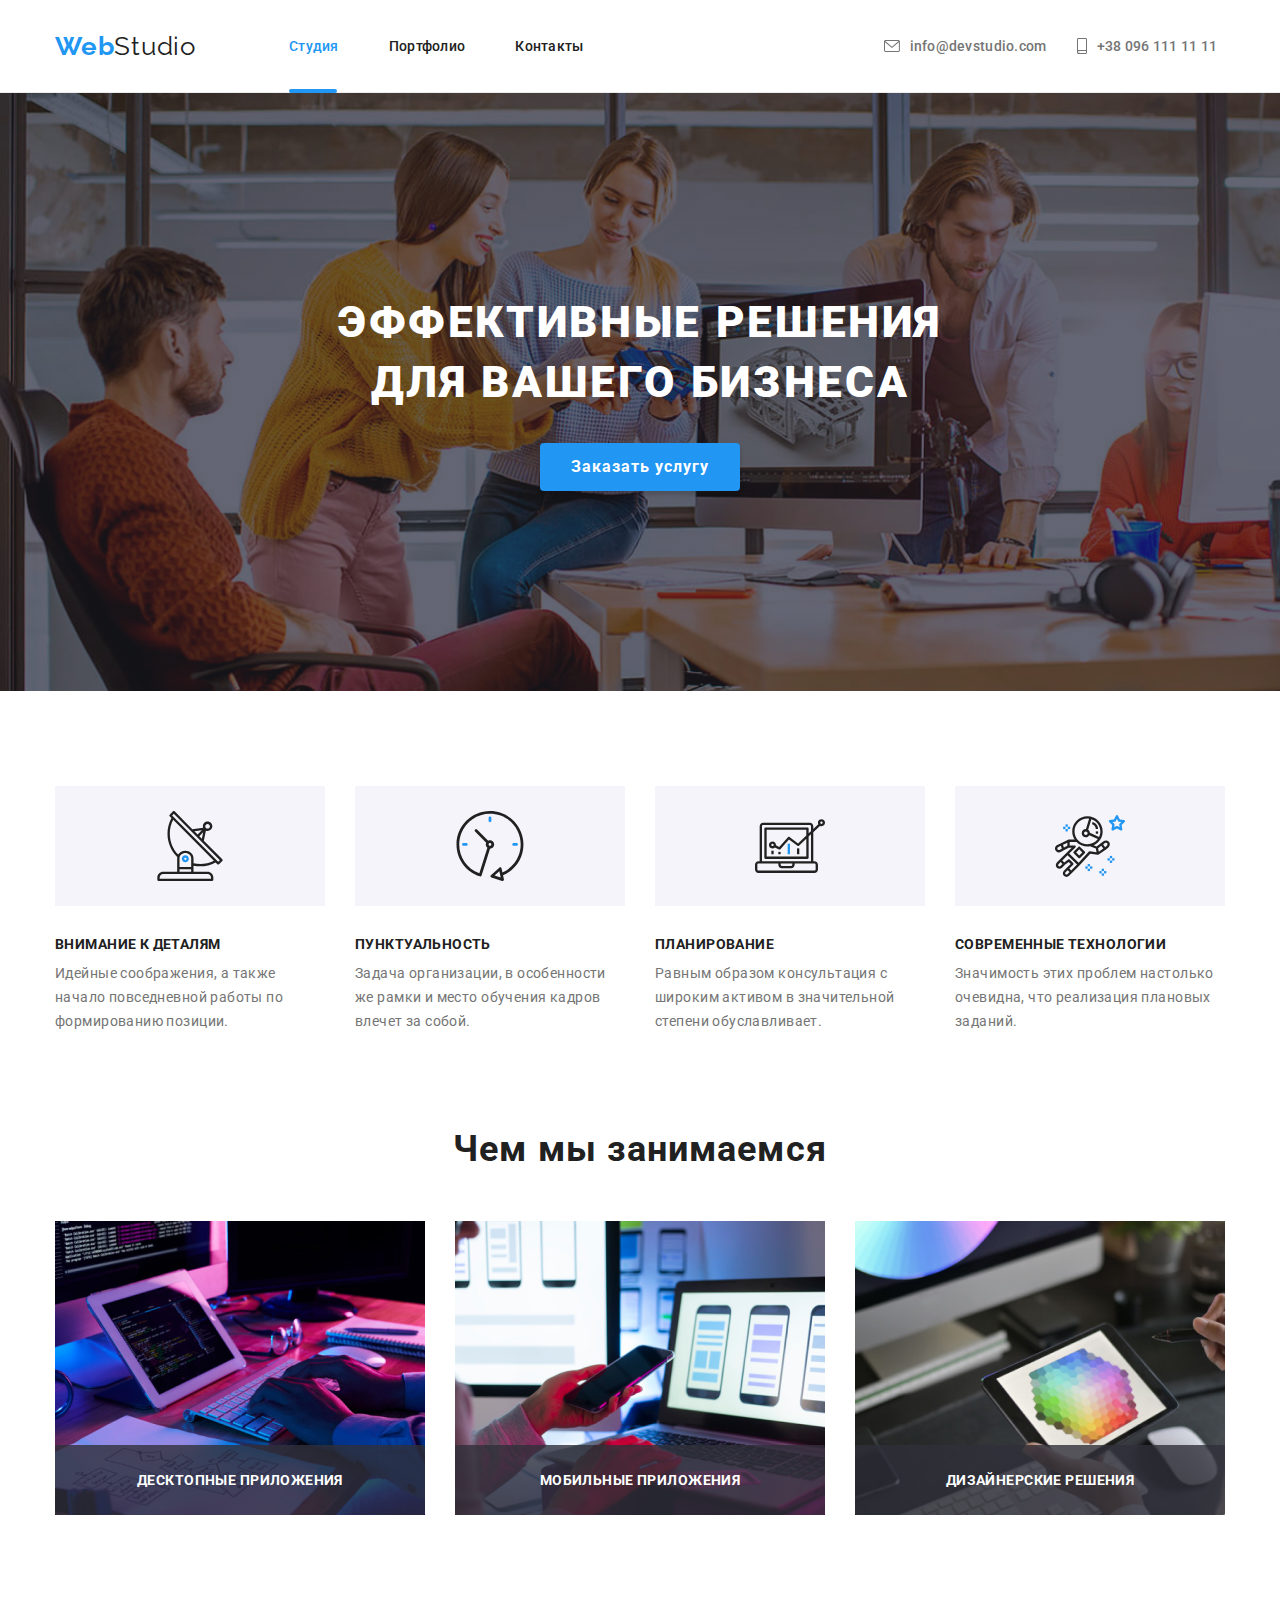
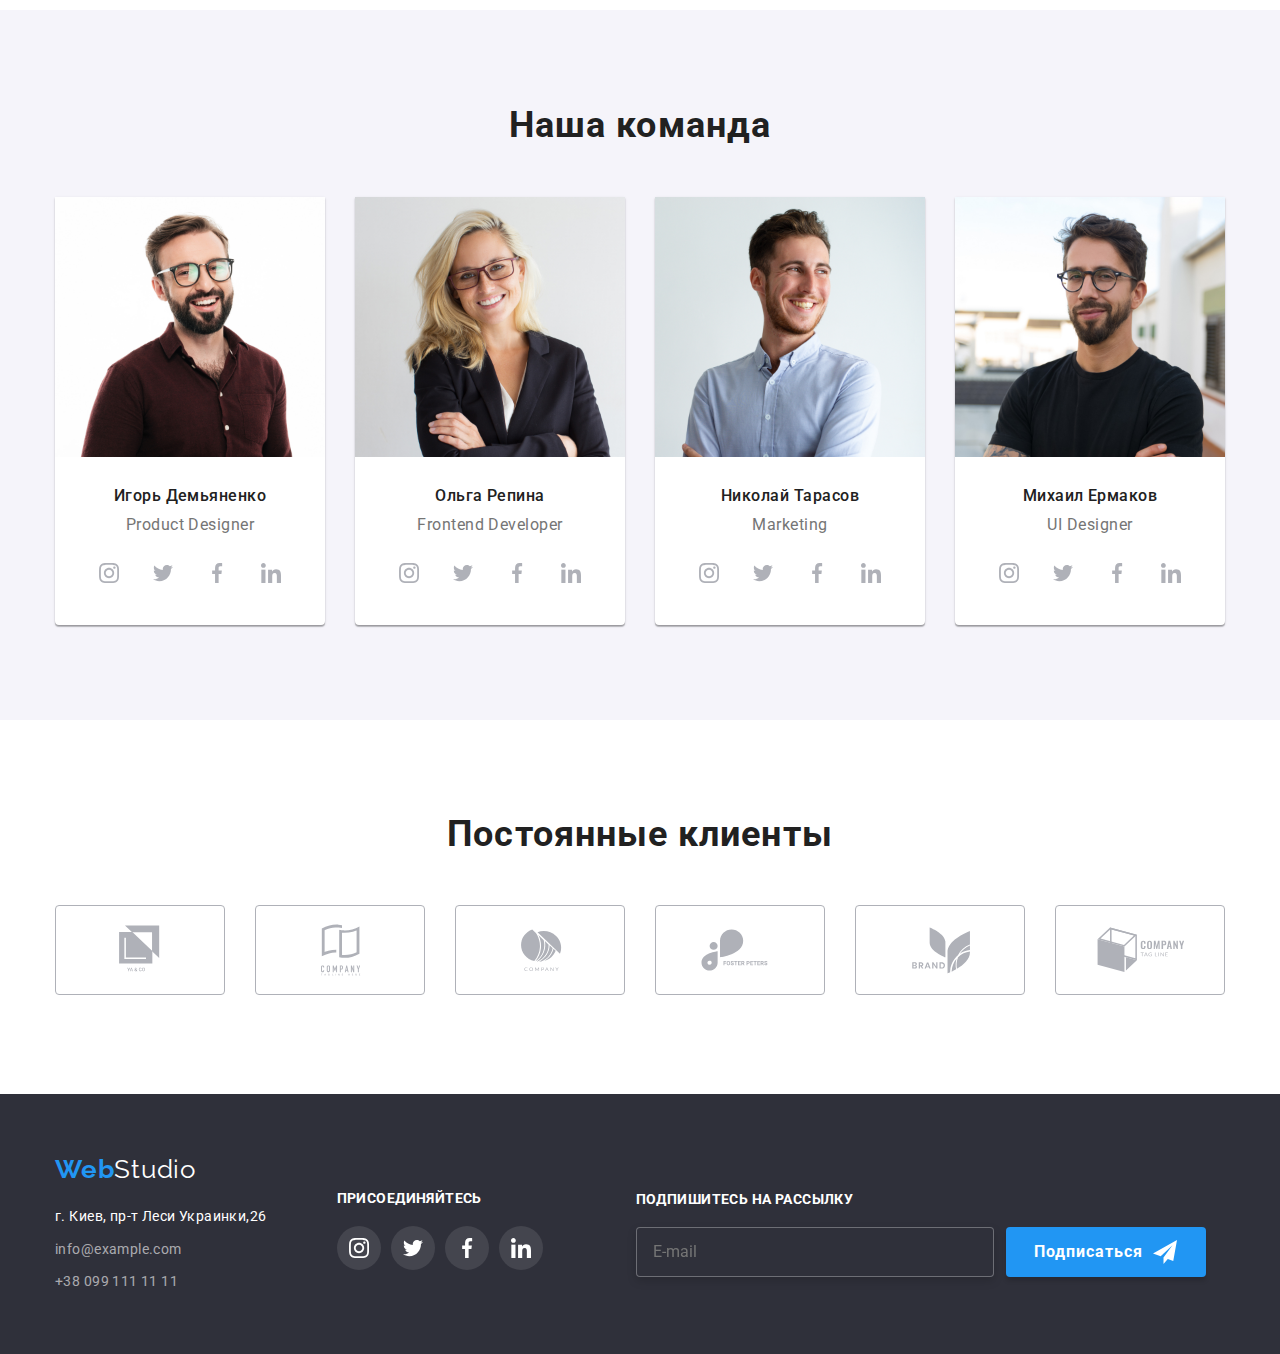
<file: index.html>
<!DOCTYPE html>
<html lang="ru">
  <head>
    <meta charset="UTF-8" />
    <meta name="viewport" content="width=device-width, initial-scale=1.0" />
    <title lang="en">WebStudio</title>
    <link rel="preconnect" href="https://fonts.gstatic.com" />
    <link
      href="https://fonts.googleapis.com/css2?family=Raleway:wght@700&family=Roboto:wght@400;500;700;900&display=swap"
      rel="stylesheet"
    />
    <link rel="stylesheet" href="./normalize.css" />
    <link rel="stylesheet" href="./css/main.min.css" />
  </head>
  <body>
    <!-- Шапка сайта-->

    <header class="header">
      <div class="header__container container">
        <nav class="navigation">
          <a class="logo link" href="index.html" lang="en">
            <span class="logo logo__web">Web</span>Studio</a
          >
          <ul class="list navigation-list">
            <li class="navigation-list__item list item">
              <a
                class="navigation-list__link link current s-pseudo"
                href="index.html"
                >Студия</a
              >
            </li>
            <li class="navigation-list__item list item">
              <a class="navigation-list__link link" href="portfolio.html"
                >Портфолио</a
              >
            </li>
            <li class="navigation-list__item list item">
              <a class="navigation-list__link link" href="">Контакты</a>
            </li>
          </ul>
        </nav>

        <ul class="contacts-list list">
          <li class="contacts-list__item">
            <a class="contacts-list__link link" href="mailto:info@devstudio.com"
              ><svg class="contacts-list__mail-svg">
                <use href="images/icons/sprite.svg#icon-envelope"></use>
              </svg>
              info@devstudio.com
            </a>
          </li>
          <li class="contacts-list__item">
            <a class="contacts-list__link link" href="tel:+380961111111"
              ><svg class="contacts-list__phone-svg">
                <use href="./images/icons/sprite.svg#icon-smartphone"></use></svg
              >+38 096 111 11 11</a
            >
          </li>
        </ul>
      </div>
    </header>

    <main>
      <!-- Герой -->
      <section class="hero">
        <div class="hero__hero-container container">
          <h1 class="hero__main-title">Эффективные решения для вашего бизнеса</h1>
          <button type="button" class="hero__button" data-modal-open>
            Заказать услугу
          </button>
        </div>
      </section>

      <!-- Преимущества-->
      <section class="advantages">
        <div class="advantages__advantages-container container">
          <h2 class="advantages__title visually-hidden">Преимущества</h2>
          <div class="advantages__container">
            <div class="advantages__container-box">
              <svg class="advantages__svg">
                <use href="./images/icons/sprite.svg#icon-antenna"></use>
              </svg>
            </div>
            <div class="advantages__container-box">
              <svg class="advantages__svg">
                <use href="./images/icons/sprite.svg#icon-clock"></use>
              </svg>
            </div>
            <div class="advantages__container-box">
              <svg class="advantages__svg">
                <use href="./images/icons/sprite.svg#icon-diagram"></use>
              </svg>
            </div>
            <div class="advantages__container-box">
              <svg class="advantages__svg">
                <use href="./images/icons/sprite.svg#icon-astronaut"></use>
              </svg>
            </div>
          </div>

          <ul class="advantages-list list">
            <li class="advantages-list__item list item">
              <h3 class="advantages__title">Внимание к деталям</h3>
              <p class="advantages__desc">
                Идейные соображения, а также начало повседневной работы по
                формированию позиции.
              </p>
            </li>
            <li class="advantages-list__item list item">
              <h3 class="advantages__title">Пунктуальность</h3>
              <p class="advantages__desc">
                Задача организации, в особенности же рамки и место обучения кадров
                влечет за собой.
              </p>
            </li>
            <li class="advantages-list__item list item">
              <h3 class="advantages__title">Планирование</h3>
              <p class="advantages__desc">
                Равным образом консультация с широким активом в значительной степени
                обуславливает.
              </p>
            </li>
            <li class="advantages-list__item list item">
              <h3 class="advantages__title">Современные технологии</h3>
              <p class="advantages__desc">
                Значимость этих проблем настолько очевидна, что реализация плановых
                заданий.
              </p>
            </li>
          </ul>
        </div>
      </section>

      <!-- Чем мы занимаемся-->
      <section class="our-work">
        <div class="our-work__container container">
          <h2 class="our-work__title">Чем мы занимаемся</h2>
          <ul class="our-work__list list">
            <li class="our-work__list list item label1">
              <img src="./images/box1.jpg" width="370" alt="Описание фото 1" />
            </li>
            <li class="our-work__list list item label2">
              <img src="./images/box2.jpg" width="370" alt="Описание фото 2" />
            </li>
            <li class="our-work__list list item label3">
              <img src="./images/box3.jpg" width="370" alt="Описание фото 3" />
            </li>
          </ul>
        </div>
      </section>

      <!-- Наша команда-->

      <section class="our-team">
        <div class="our-team__container container">
          <h2 class="our-team__title">Наша команда</h2>
          <ul class="our-team__list list">
            <li class="our-team__card list item">
              <img src="./images/worker1.jpg" alt="Фото сотрудника 1" width="270" />
              <div class="our-team__content-wrapper">
                <h3 class="our-team__teammate">Игорь Демьяненко</h3>
                <p class="our-team__profession" lang="en">Product Designer</p>
                <ul class="our-team__social-list list">
                  <li class="our-team__social-list-item">
                    <a href="" class="our-team__social-list-link link">
                      <svg class="our-team__social-list-icon">
                        <use href="./images/icons/sprite.svg#icon-instagram"></use>
                      </svg>
                    </a>
                  </li>
                  <li class="our-team__social-list-item">
                    <a href="" class="our-team__social-list-link link">
                      <svg class="our-team__social-list-icon">
                        <use href="./images/icons/sprite.svg#icon-twitter"></use>
                      </svg>
                    </a>
                  </li>
                  <li class="our-team__social-list-item">
                    <a href="" class="our-team__social-list-link link">
                      <svg class="our-team__social-list-icon">
                        <use href="./images/icons/sprite.svg#icon-facebook"></use>
                      </svg>
                    </a>
                  </li>
                  <li class="our-team__social-list-item">
                    <a href="" class="our-team__social-list-link link">
                      <svg class="our-team__social-list-icon">
                        <use href="./images/icons/sprite.svg#icon-linkedin"></use>
                      </svg>
                    </a>
                  </li>
                </ul>
              </div>
            </li>
            <li class="our-team__card list item">
              <img src="./images/worker2.jpg" alt="Фото сотрудника 2" width="270" />
              <div class="our-team__content-wrapper">
                <h3 class="our-team__teammate">Ольга Репина</h3>
                <p class="our-team__profession" lang="en">Frontend Developer</p>
                <ul class="our-team__social-list list">
                  <li class="our-team__social-list-item">
                    <a href="" class="our-team__social-list-link link">
                      <svg class="our-team__social-list-icon">
                        <use href="./images/icons/sprite.svg#icon-instagram"></use>
                      </svg>
                    </a>
                  </li>
                  <li class="our-team__social-list-item">
                    <a href="" class="our-team__social-list-link link">
                      <svg class="our-team__social-list-icon">
                        <use href="./images/icons/sprite.svg#icon-twitter"></use>
                      </svg>
                    </a>
                  </li>
                  <li class="our-team__social-list-item">
                    <a href="" class="our-team__social-list-link link">
                      <svg class="our-team__social-list-icon">
                        <use href="./images/icons/sprite.svg#icon-facebook"></use>
                      </svg>
                    </a>
                  </li>
                  <li class="our-team__social-list-item">
                    <a href="" class="our-team__social-list-link link">
                      <svg class="our-team__social-list-icon">
                        <use href="./images/icons/sprite.svg#icon-linkedin"></use>
                      </svg>
                    </a>
                  </li>
                </ul>
              </div>
            </li>

            <li class="our-team__card list item">
              <img src="./images/worker3.jpg" alt="Фото сотрудника 3" width="270" />
              <div class="our-team__content-wrapper">
                <h3 class="our-team__teammate">Николай Тарасов</h3>
                <p class="our-team__profession" lang="en">Marketing</p>
                <ul class="our-team__social-list list">
                  <li class="our-team__social-list-item">
                    <a href="" class="our-team__social-list-link link">
                      <svg class="our-team__social-list-icon">
                        <use href="./images/icons/sprite.svg#icon-instagram"></use>
                      </svg>
                    </a>
                  </li>
                  <li class="our-team__social-list-item">
                    <a href="" class="our-team__social-list-link link">
                      <svg class="our-team__social-list-icon">
                        <use href="./images/icons/sprite.svg#icon-twitter"></use>
                      </svg>
                    </a>
                  </li>
                  <li class="our-team__social-list-item">
                    <a href="" class="our-team__social-list-link link">
                      <svg class="our-team__social-list-icon">
                        <use href="./images/icons/sprite.svg#icon-facebook"></use>
                      </svg>
                    </a>
                  </li>
                  <li class="our-team__social-list-item">
                    <a href="" class="our-team__social-list-link link">
                      <svg class="our-team__social-list-icon">
                        <use href="./images/icons/sprite.svg#icon-linkedin"></use>
                      </svg>
                    </a>
                  </li>
                </ul>
              </div>
            </li>

            <li class="our-team__card list item">
              <img src="./images/worker4.jpg" alt="Фото сотрудника 4" width="270" />
              <div class="our-team__content-wrapper">
                <h3 class="our-team__teammate">Михаил Ермаков</h3>
                <p class="our-team__profession" lang="en">UI Designer</p>
                <ul class="our-team__social-list list">
                  <li class="our-team__social-list-item">
                    <a href="" class="our-team__social-list-link link">
                      <svg class="our-team__social-list-icon">
                        <use href="./images/icons/sprite.svg#icon-instagram"></use>
                      </svg>
                    </a>
                  </li>
                  <li class="our-team__social-list-item">
                    <a href="" class="our-team__social-list-link link">
                      <svg class="our-team__social-list-icon">
                        <use href="./images/icons/sprite.svg#icon-twitter"></use>
                      </svg>
                    </a>
                  </li>
                  <li class="our-team__social-list-item">
                    <a href="" class="our-team__social-list-link link">
                      <svg class="our-team__social-list-icon">
                        <use href="./images/icons/sprite.svg#icon-facebook"></use>
                      </svg>
                    </a>
                  </li>
                  <li class="our-team__social-list-item">
                    <a href="" class="our-team__social-list-link link">
                      <svg class="our-team__social-list-icon">
                        <use href="./images/icons/sprite.svg#icon-linkedin"></use>
                      </svg>
                    </a>
                  </li>
                </ul>
              </div>
            </li>
          </ul>
        </div>
      </section>

      <!-- Постоянные клиенты -->

      <section class="clients">
        <div class="clients__clients-container">
          <h2 class="clients__title">Постоянные клиенты</h2>
          <ul class="clients__item list">
            <li class="clients__item">
              <a class="clients__link link" href="http://www.google.com">
                <div class="clients__box">
                  <svg class="clients__svg">
                    <use href="./images/icons/sprite.svg#icon-Client-1"></use>
                  </svg>
                </div>
              </a>
            </li>
            <li class="clients__item list">
              <a class="clients__link link" href="http://www.google.com">
                <div class="clients__box">
                  <svg class="clients__svg">
                    <use href="./images/icons/sprite.svg#icon-Client-2"></use>
                  </svg>
                </div>
              </a>
            </li>
            <li class="clients__item list">
              <a class="clients__link link" href="http://www.google.com">
                <div class="clients__box">
                  <svg class="clients__svg">
                    <use href="./images/icons/sprite.svg#icon-Client-3"></use>
                  </svg>
                </div>
              </a>
            </li>
            <li class="clients__item list">
              <a class="clients__link link" href="http://www.google.com">
                <div class="clients__box">
                  <svg class="clients__svg">
                    <use href="./images/icons/sprite.svg#icon-Client-4"></use>
                  </svg>
                </div>
              </a>
            </li>
            <li class="clients__item list">
              <a class="clients__link link" href="http://www.google.com">
                <div class="clients__box">
                  <svg class="clients__svg">
                    <use href="./images/icons/sprite.svg#icon-Client-5"></use>
                  </svg>
                </div>
              </a>
            </li>
            <li class="clients__item list">
              <a class="clients__link link" href="http://www.google.com">
                <div class="clients__box">
                  <svg class="clients__svg">
                    <use href="./images/icons/sprite.svg#icon-Client-6"></use>
                  </svg>
                </div>
              </a>
            </li>
          </ul>
        </div>
      </section>
    </main>

    <!-- Футер -->

    <footer class="footer">
      <div class="footer__container container">
        <div class="footer__address-container">
          <h3 class="footer__title visually-hidden">Контактные данные</h3>
          <a class="logo link logo-footer" href="index.html">
            <span class="logo logo__web">Web</span>Studio</a
          >
          <address class="address">
            <ul class="address__list list">
              <li class="address__item list">
                <a
                  class="link address__street"
                  href="https://goo.gl/maps/oHU4YcyeSBR1wk3o7"
                  target="_blank"
                  rel="noreferrer noopener"
                  >г. Киев, пр-т Леси Украинки,26</a
                >
              </li>
              <li class="address__item list">
                <a class="link address__f-cont" href="mailto:info@example.com"
                  >info@example.com</a
                >
              </li>
              <li class="address__item list">
                <a class="link address__f-cont" href="tel:+380991111111"
                  >+38 099 111 11 11</a
                >
              </li>
            </ul>
          </address>
        </div>
        <div class="social-container">
          <h3 class="social-container__title">присоединяйтесь</h3>
          <ul class="social-container__list list">
            <li class="social-container__item">
              <a href="" class="social-container__link link">
                <svg class="social-container__icon">
                  <use
                    class="social-container__svg"
                    href="./images/icons/sprite.svg#icon-instagram"
                  ></use>
                </svg>
              </a>
            </li>
            <li class="social-container__item">
              <a href="" class="social-container__link link">
                <svg class="social-container__icon">
                  <use
                    class="social-container__svg"
                    href="./images/icons/sprite.svg#icon-twitter"
                  ></use>
                </svg>
              </a>
            </li>
            <li class="social-container__item">
              <a href="" class="social-container__link link">
                <svg class="social-container__icon">
                  <use
                    class="social-container__svg"
                    href="./images/icons/sprite.svg#icon-facebook"
                  ></use>
                </svg>
              </a>
            </li>
            <li class="social-container__item">
              <a href="" class="social-container__link link">
                <svg class="social-container__icon">
                  <use
                    class="social-container__svg"
                    href="./images/icons/sprite.svg#icon-linkedin"
                  ></use>
                </svg>
              </a>
            </li>
          </ul>
        </div>
        <div class="footer-subscribe">
          <form action="#" class="footer-subscribe__email">
            <label for="footer-email" class="footer-subscribe__title"
              >Подпишитесь на рассылку</label
            >
            <div class="footer-subscribe__wrapper">
              <input
                id="footer-email"
                name="footer-email"
                type="email"
                class="footer-subscribe__email-input"
                placeholder="E-mail"
              />
              <button class="footer-subscribe__button" type="submit">
                Подписаться
                <svg class="footer-subscribe__icon-send">
                  <use href="./images/icons/sprite.svg#icon-send"></use>
                </svg>
              </button>
            </div>
          </form>
        </div>
      </div>
    </footer>
    <div class="backdrop is-hidden" data-modal>
      <div class="modal">
        <button type="button" class="modal__close-button" data-modal-close>
          <svg class="modal__close-icon">
            <use href="./images/icons/sprite.svg#icon-modal-close-btn"></use>
          </svg>
        </button>
        <form action="#" class="modal__form">
          <p class="modal__form-title">Оставьте свои данные, мы вам перезвоним</p>
          <label for="modal-name" class="modal__label">Имя</label>
          <span class="modal__input-wrapper">
            <input
              id="modal-name"
              type="text"
              name="user-name"
              class="modal__form-input"
              required
              minlength="2"
            />
            <svg class="modal__form-icon">
              <use href="./images/icons/sprite.svg#icon-person"></use>
            </svg>
          </span>

          <label for="modal-tel" class="modal__label">Телефон</label>
          <span class="modal__input-wrapper">
            <input
              id="modal-tel"
              type="tel"
              name="user-tel"
              class="modal__form-input"
              required
            />
            <svg class="modal__form-icon">
              <use href="./images/icons/sprite.svg#icon-phone"></use>
            </svg>
          </span>

          <label for="modal-email" class="modal__label">Почта</label>
          <span class="modal__input-wrapper">
            <input
              id="modal-email"
              type="email"
              name="user-email"
              class="modal__form-input"
              required
            />
            <svg class="modal__form-icon">
              <use href="./images/icons/sprite.svg#icon-email"></use>
            </svg>
          </span>

          <label for="modal-massage" class="modal__label">Комментарий</label>
          <textarea
            name="user-massage"
            id="modal-massage"
            class="modal__form-massage"
            placeholder="Введите текст"
          ></textarea>
          <input
            id="modal-check"
            type="checkbox"
            name="user-term"
            class="modal__form-term visually-hidden"
          />
          <label for="modal-check" class="modal__check-desk"
            ><span>Соглашаюсь с рассылкой и принимаю&nbsp;</span
            ><a href="#" class="modal__check-link"> Условия договора</a></label
          >
          <button class="modal__form-button" type="submit">Отправить</button>
        </form>
      </div>
    </div>
    <script src="./JS/modal.js"></script>
  </body>
</html>
</file>
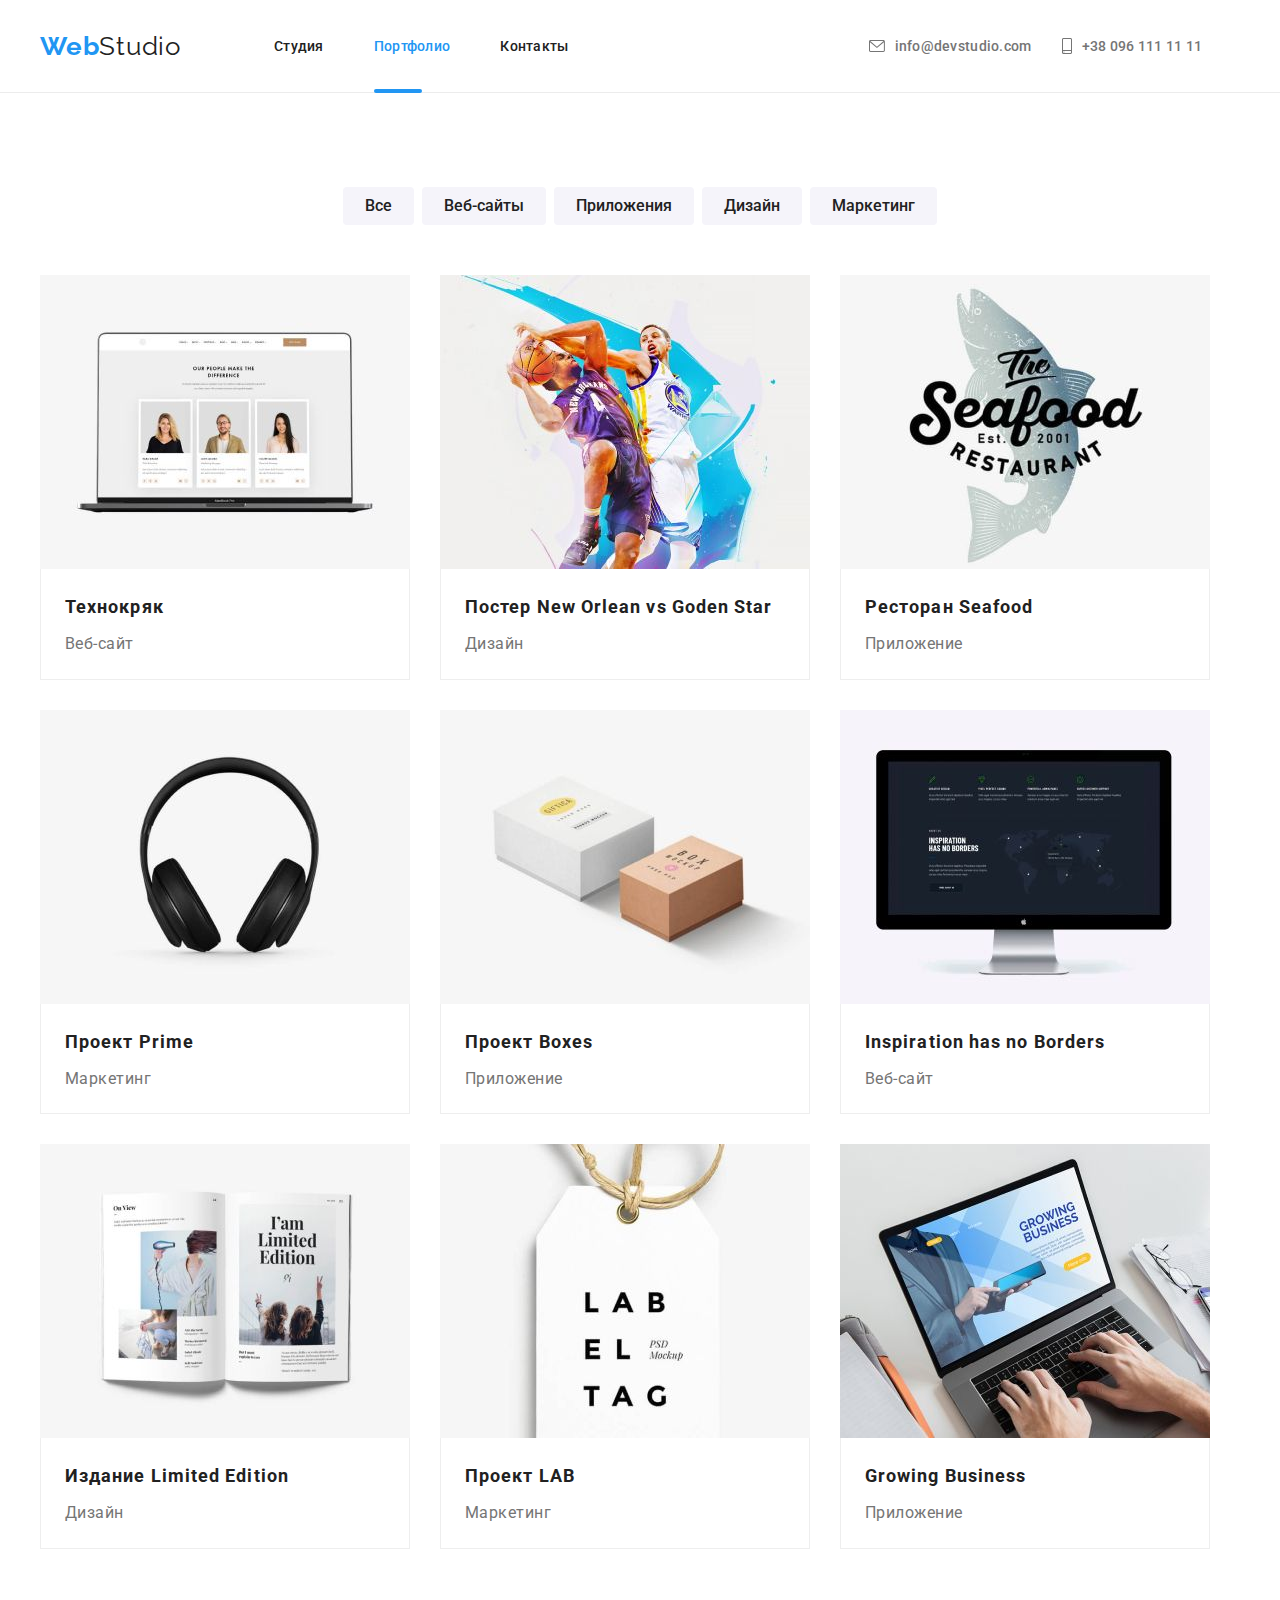
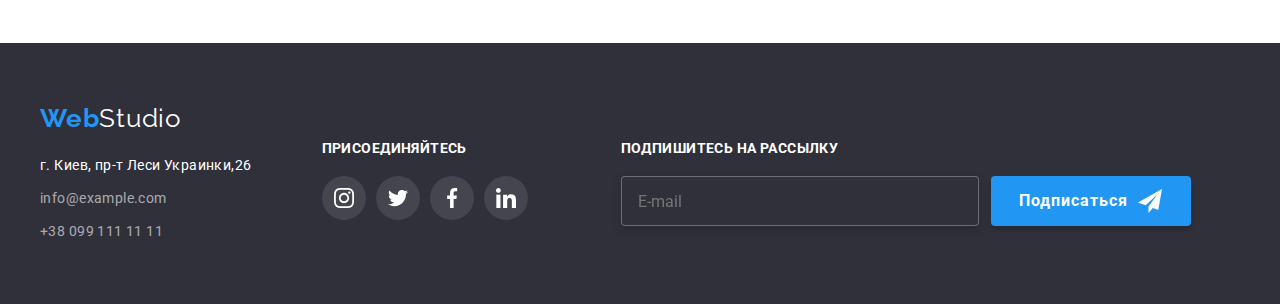
<file: portfolio.html>
<!DOCTYPE html>
<html lang="ru">
  <head>
    <meta charset="UTF-8" />
    <meta name="viewport" content="width=device-width, initial-scale=1.0" />
    <title lang="en">Portfolio</title>
    <link rel="preconnect" href="https://fonts.gstatic.com" />
    <link
      href="https://fonts.googleapis.com/css2?family=Oleo+Script&family=Raleway:wght@700&family=Roboto:wght@400;500;700;900&display=swap"
      rel="stylesheet"
    />
    <link rel="stylesheet" href="./css/normalize.css" />
    <link rel="stylesheet" href="./css/main.min.css" />
  </head>

  <body>
    <!-- Шапка сайта-->

    <header class="header">
      <div class="header__container container">
        <nav class="navigation">
          <a class="logo link" href="index.html" lang="en">
            <span class="logo logo__web">Web</span>Studio</a
          >
          <ul class="list navigation-list">
            <li class="navigation-list__item list item">
              <a class="navigation-list__link link" href="index.html">Студия</a>
            </li>
            <li class="navigation-list__item list item">
              <a
                class="navigation-list__link link current s-pseudo"
                href="portfolio.html"
                >Портфолио</a
              >
            </li>
            <li class="navigation-list__item list item">
              <a class="navigation-list__link link" href="">Контакты</a>
            </li>
          </ul>
        </nav>

        <ul class="contacts-list list">
          <li class="contacts-list__item">
            <a class="contacts-list__link link" href="mailto:info@devstudio.com"
              ><svg class="contacts-list__mail-svg">
                <use href="images/icons/sprite.svg#icon-envelope"></use>
              </svg>
              info@devstudio.com
            </a>
          </li>
          <li class="contacts-list__item">
            <a class="contacts-list__link link" href="tel:+380961111111"
              ><svg class="contacts-list__phone-svg">
                <use href="./images/icons/sprite.svg#icon-smartphone"></use></svg
              >+38 096 111 11 11</a
            >
          </li>
        </ul>
      </div>
    </header>

    <main>
      <section class="portfolio">
        <div class="portfolio-container container">
          <!-- Фильтр портфолио-->
          <h1 class="visually-hidden">Портфолио</h1>

          <ul class="filter-portfolio list">
            <li class="filter-portfolio__button">
              <button type="button" class="filter-portfolio__filters">Все</button>
            </li>
            <li class="filter-portfolio__button">
              <button type="button" class="filter-portfolio__filters">
                Веб-сайты
              </button>
            </li>
            <li class="filter-portfolio__button">
              <button type="button" class="filter-portfolio__filters">
                Приложения
              </button>
            </li>
            <li class="filter-portfolio__button">
              <button type="button" class="filter-portfolio__filters">Дизайн</button>
            </li>
            <li class="filter-portfolio__button">
              <button type="button" class="filter-portfolio__filters">
                Маркетинг
              </button>
            </li>
          </ul>

          <!-- Портфолио-->

          <ul class="portfolio-list list">
            <li class="portfolio-list__item">
              <a
                class="portfolio-list__link link"
                href="https://www.google.com.ua/?hl=ru"
                target="_blank"
              >
                <div class="portfolio-list__overlay">
                  <img
                    src="images/portfolio/img.jpg"
                    alt="Демонстрация веб-сайта"
                    class="portfolio-list__image"
                  />
                  <p class="portfolio-list__text-overlay">
                    Технокряк это современная площадка распространения коронавируса.
                    Компании используют эту платформу для цифрового шпионажа и атак
                    на защищённые сервера конкурентов.
                  </p>
                </div>
                <div class="portfolio-list__wrapper">
                  <h2 class="portfolio-list__work-name">Технокряк</h2>
                  <p class="portfolio-list__work-type">Веб-сайт</p>
                </div>
              </a>
            </li>
            <li class="portfolio-list__item">
              <a
                class="portfolio-list__link link"
                href="https://www.google.com.ua/?hl=ru"
                target="_blank"
              >
                <div class="portfolio-list__overlay">
                  <img
                    src="images/portfolio/img-1.jpg"
                    alt="Демонстрация дизайна"
                    class="portfolio-list__image"
                  />
                  <p class="portfolio-list__text-overlay">
                    Lorem ipsum dolor sit amet consectetur adipisicing elit. Illo
                    voluptatibus officiis modi facere voluptatum laboriosam corrupti.
                    Nobis beatae laboriosam inventore vitae rem accusamus modi ipsum,
                    quod, cum cumque, nemo expedita!
                  </p>
                </div>

                <div class="portfolio-list__wrapper">
                  <h2 class="portfolio-list__work-name">
                    Постер New Orlean vs Goden Star
                  </h2>
                  <p class="portfolio-list__work-type">Дизайн</p>
                </div>
              </a>
            </li>
            <li class="portfolio-list__item">
              <a
                class="portfolio-list__link link"
                href="https://www.google.com.ua/?hl=ru"
                target="_blank"
              >
                <div class="portfolio-list__overlay">
                  <img
                    src="images/portfolio/img-2.jpg"
                    alt="Демонстрация приложения"
                    width="370"
                  />
                  <p class="portfolio-list__text-overlay">
                    Lorem ipsum dolor, sit amet consectetur adipisicing elit.
                    Consectetur officiis odit maxime laboriosam fugiat placeat
                    assumenda quisquam animi numquam, velit asperiores, eius magni
                    perferendis doloribus cumque. Aliquam culpa atque quidem?
                  </p>
                </div>
                <div class="portfolio-list__wrapper">
                  <h2 class="portfolio-list__work-name">Ресторан Seafood</h2>
                  <p class="portfolio-list__work-type">Приложение</p>
                </div>
              </a>
            </li>
            <li class="portfolio-list__item">
              <a
                class="portfolio-list__link link"
                href="https://www.google.com.ua/?hl=ru"
                target="_blank"
              >
                <div class="portfolio-list__overlay">
                  <img
                    src="images/portfolio/img-3.jpg"
                    alt="Демонстрация маркетинг"
                    class="portfolio-list__image"
                  />
                  <p class="portfolio-list__text-overlay">
                    Lorem ipsum dolor sit amet consectetur, adipisicing elit. Debitis
                    accusamus corrupti magnam itaque perferendis, dolores recusandae
                    aperiam eius ea repudiandae rerum nemo excepturi autem saepe
                    maiores labore dolorem, dolor consectetur?
                  </p>
                </div>
                <div class="portfolio-list__wrapper">
                  <h2 class="portfolio-list__work-name">Проект Prime</h2>
                  <p class="portfolio-list__work-type">Маркетинг</p>
                </div>
              </a>
            </li>
            <li class="portfolio-list__item">
              <a
                class="portfolio-list__link link"
                href="https://www.google.com.ua/?hl=ru"
                target="_blank"
              >
                <div class="portfolio-list__overlay">
                  <img
                    src="images/portfolio/img-4.jpg"
                    alt="Демонстрация демонстрация приложения"
                    class="portfolio-list__image"
                  />
                  <p class="portfolio-list__text-overlay">
                    Lorem ipsum dolor sit amet consectetur, adipisicing elit. Debitis
                    accusamus corrupti magnam itaque perferendis, dolores recusandae
                    aperiam eius ea repudiandae rerum nemo excepturi autem saepe
                    maiores labore dolorem, dolor consectetur?
                  </p>
                </div>
                <div class="portfolio-list__wrapper">
                  <h2 class="portfolio-list__work-name">Проект Boxes</h2>
                  <p class="portfolio-list__work-type">Приложение</p>
                </div>
              </a>
            </li>
            <li class="portfolio-list__item">
              <a
                class="portfolio-list__link link"
                href="https://www.google.com.ua/?hl=ru"
                target="_blank"
              >
                <div class="portfolio-list__overlay">
                  <img
                    src="images/portfolio/img-5.jpg"
                    alt="Демонстрация веб-сайта"
                    class="portfolio-list__image"
                  />
                  <p class="portfolio-list__text-overlay">
                    Lorem ipsum dolor sit amet consectetur, adipisicing elit. Debitis
                    accusamus corrupti magnam itaque perferendis, dolores recusandae
                    aperiam eius ea repudiandae rerum nemo excepturi autem saepe
                    maiores labore dolorem, dolor consectetur?
                  </p>
                </div>
                <div class="portfolio-list__wrapper">
                  <h2 class="portfolio-list__work-name">
                    Inspiration has no Borders
                  </h2>
                  <p class="portfolio-list__work-type">Веб-сайт</p>
                </div>
              </a>
            </li>
            <li class="portfolio-list__item">
              <a
                class="portfolio-list__link link"
                href="https://www.google.com.ua/?hl=ru"
                target="_blank"
              >
                <div class="portfolio-list__overlay">
                  <img
                    src="images/portfolio/img-6.jpg"
                    alt="Демонстрация дизайна"
                    class="portfolio-list__image"
                  />
                  <p class="portfolio-list__text-overlay">
                    Lorem ipsum dolor sit amet consectetur, adipisicing elit. Debitis
                    accusamus corrupti magnam itaque perferendis, dolores recusandae
                    aperiam eius ea repudiandae rerum nemo excepturi autem saepe
                    maiores labore dolorem, dolor consectetur?
                  </p>
                </div>
                <div class="portfolio-list__wrapper">
                  <h2 class="portfolio-list__work-name">Издание Limited Edition</h2>
                  <p class="portfolio-list__work-type">Дизайн</p>
                </div>
              </a>
            </li>
            <li class="portfolio-list__item">
              <a
                class="portfolio-list__link link"
                href="https://www.google.com.ua/?hl=ru"
                target="_blank"
              >
                <div class="portfolio-list__overlay">
                  <img
                    src="images/portfolio/img-7.jpg"
                    alt="Демонстрация маркетинг"
                    class="portfolio-list__image"
                  />
                  <p class="portfolio-list__text-overlay">
                    Lorem ipsum dolor sit amet consectetur, adipisicing elit. Debitis
                    accusamus corrupti magnam itaque perferendis, dolores recusandae
                    aperiam eius ea repudiandae rerum nemo excepturi autem saepe
                    maiores labore dolorem, dolor consectetur?
                  </p>
                </div>
                <div class="portfolio-list__wrapper">
                  <h2 class="portfolio-list__work-name">Проект LAB</h2>
                  <p class="portfolio-list__work-type">Маркетинг</p>
                </div>
              </a>
            </li>
            <li class="portfolio-list__item">
              <a
                class="portfolio-list__link link"
                href="https://www.google.com.ua/?hl=ru"
                target="_blank"
              >
                <div class="portfolio-list__overlay">
                  <img
                    src="images/portfolio/img-8.jpg"
                    alt="Демонстрация приложения"
                    class="portfolio-list__image"
                  />
                  <p class="portfolio-list__text-overlay">
                    Lorem ipsum dolor sit amet consectetur, adipisicing elit. Debitis
                    accusamus corrupti magnam itaque perferendis, dolores recusandae
                    aperiam eius ea repudiandae rerum nemo excepturi autem saepe
                    maiores labore dolorem, dolor consectetur?
                  </p>
                </div>
                <div class="portfolio-list__wrapper">
                  <h2 class="portfolio-list__work-name">Growing Business</h2>
                  <p class="portfolio-list__work-type">Приложение</p>
                </div>
              </a>
            </li>
          </ul>
        </div>
      </section>
    </main>
    <!-- Футер -->

    <footer class="footer">
      <div class="footer__container container">
        <div class="footer__address-container">
          <h3 class="footer__title visually-hidden">Контактные данные</h3>
          <a class="logo link logo-footer" href="index.html">
            <span class="logo logo__web">Web</span>Studio</a
          >
          <address class="address">
            <ul class="address__list list">
              <li class="address__item list">
                <a
                  class="link address__street"
                  href="https://goo.gl/maps/oHU4YcyeSBR1wk3o7"
                  target="_blank"
                  rel="noreferrer noopener"
                  >г. Киев, пр-т Леси Украинки,26</a
                >
              </li>
              <li class="address__item list">
                <a class="link address__f-cont" href="mailto:info@example.com"
                  >info@example.com</a
                >
              </li>
              <li class="address__item list">
                <a class="link address__f-cont" href="tel:+380991111111"
                  >+38 099 111 11 11</a
                >
              </li>
            </ul>
          </address>
        </div>
        <div class="social-container">
          <h3 class="social-container__title">присоединяйтесь</h3>
          <ul class="social-container__list list">
            <li class="social-container__item">
              <a href="" class="social-container__link link">
                <svg class="social-container__icon">
                  <use
                    class="social-container__svg"
                    href="./images/icons/sprite.svg#icon-instagram"
                  ></use>
                </svg>
              </a>
            </li>
            <li class="social-container__item">
              <a href="" class="social-container__link link">
                <svg class="social-container__icon">
                  <use
                    class="social-container__svg"
                    href="./images/icons/sprite.svg#icon-twitter"
                  ></use>
                </svg>
              </a>
            </li>
            <li class="social-container__item">
              <a href="" class="social-container__link link">
                <svg class="social-container__icon">
                  <use
                    class="social-container__svg"
                    href="./images/icons/sprite.svg#icon-facebook"
                  ></use>
                </svg>
              </a>
            </li>
            <li class="social-container__item">
              <a href="" class="social-container__link link">
                <svg class="social-container__icon">
                  <use
                    class="social-container__svg"
                    href="./images/icons/sprite.svg#icon-linkedin"
                  ></use>
                </svg>
              </a>
            </li>
          </ul>
        </div>
        <div class="footer-subscribe">
          <form action="#" class="footer-subscribe__email">
            <label for="footer-email" class="footer-subscribe__title"
              >Подпишитесь на рассылку</label
            >
            <div class="footer-subscribe__wrapper">
              <input
                id="footer-email"
                name="footer-email"
                type="email"
                class="footer-subscribe__email-input"
                placeholder="E-mail"
              />
              <button class="footer-subscribe__button" type="submit">
                Подписаться
                <svg class="footer-subscribe__icon-send">
                  <use href="./images/icons/sprite.svg#icon-send"></use>
                </svg>
              </button>
            </div>
          </form>
        </div>
      </div>
    </footer>
  </body>
</html>
</file>
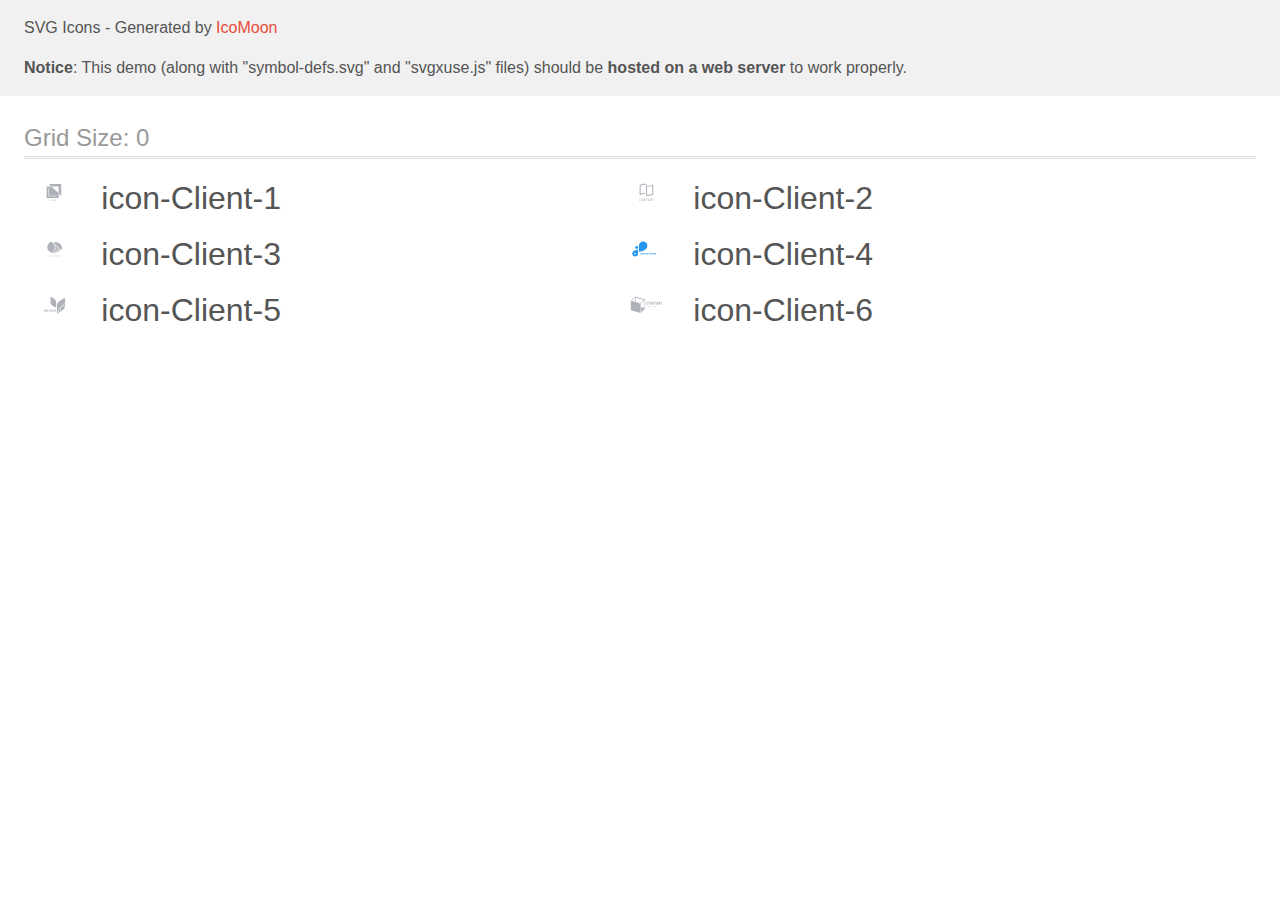
<file: icomoon/demo-external-svg.html>
<!doctype html>
<html>
<head>
    <title>IcoMoon - SVG Icons</title>
    <meta charset="utf-8">
    <meta name="viewport" content="width=device-width, initial-scale=1">
    <link rel="stylesheet" href="demo-files/demo.css">
    <link rel="stylesheet" href="style.css">
</head>
<body>
<header class="bgc1 clearfix">
<div class="mhl">
    <p>SVG Icons - Generated by <a href="https://icomoon.io/app">IcoMoon</a></p><p><strong>Notice</strong>: This demo (along with "symbol-defs.svg" and "svgxuse.js" files) should be <b>hosted on a web server</b> to work properly.</p>
</div>
</header>
    <div class="clearfix mhl ptl">
        <h1 class="mvm mtn fgc1">Grid Size: 0</h1>
        <div class="glyph fs1">
            <div class="clearfix pbs">
                <svg class="icon icon-Client-1"><use xlink:href="symbol-defs.svg#icon-Client-1"></use></svg><span class="name"> icon-Client-1</span>
            </div>
        </div>
        <div class="glyph fs1">
            <div class="clearfix pbs">
                <svg class="icon icon-Client-2"><use xlink:href="symbol-defs.svg#icon-Client-2"></use></svg><span class="name"> icon-Client-2</span>
            </div>
        </div>
        <div class="glyph fs1">
            <div class="clearfix pbs">
                <svg class="icon icon-Client-3"><use xlink:href="symbol-defs.svg#icon-Client-3"></use></svg><span class="name"> icon-Client-3</span>
            </div>
        </div>
        <div class="glyph fs1">
            <div class="clearfix pbs">
                <svg class="icon icon-Client-4"><use xlink:href="symbol-defs.svg#icon-Client-4"></use></svg><span class="name"> icon-Client-4</span>
            </div>
        </div>
        <div class="glyph fs1">
            <div class="clearfix pbs">
                <svg class="icon icon-Client-5"><use xlink:href="symbol-defs.svg#icon-Client-5"></use></svg><span class="name"> icon-Client-5</span>
            </div>
        </div>
        <div class="glyph fs1">
            <div class="clearfix pbs">
                <svg class="icon icon-Client-6"><use xlink:href="symbol-defs.svg#icon-Client-6"></use></svg><span class="name"> icon-Client-6</span>
            </div>
        </div>
  </div>
<script defer src="svgxuse.js"></script>
</body>
</html>
</file>
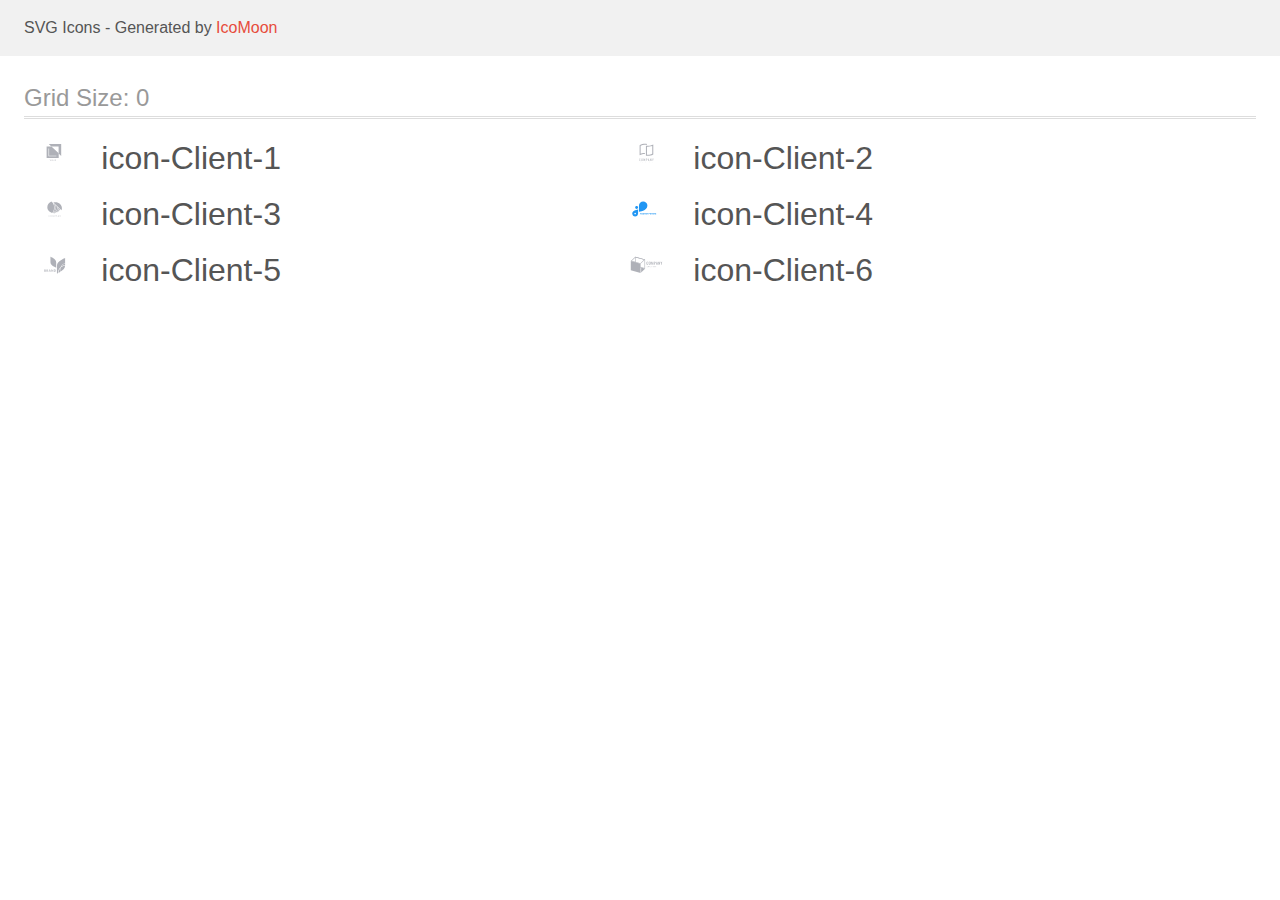
<file: icomoon/demo.html>
<!doctype html>
<html>
<head>
    <title>IcoMoon - SVG Icons</title>
    <meta charset="utf-8">
    <meta name="viewport" content="width=device-width, initial-scale=1">
    <link rel="stylesheet" href="demo-files/demo.css">
    <link rel="stylesheet" href="style.css">
</head>
<body>
<svg aria-hidden="true" style="position: absolute; width: 0; height: 0; overflow: hidden;" version="1.1" xmlns="http://www.w3.org/2000/svg" xmlns:xlink="http://www.w3.org/1999/xlink">
<defs>
<symbol id="icon-Client-1" viewBox="0 0 60 32">
<path fill="#afb1b8" style="fill: var(--color1, #afb1b8)" d="M24.533 7.111l2.598 2.46h7.248v6.861l2.598 2.46v-11.781h-12.444z"></path>
<path fill="#afb1b8" style="fill: var(--color1, #afb1b8)" d="M22.4 9.467v11.444h12.089v-4.549l-7.281-6.892-4.808-0.003zM32.186 19.238h-7.873v-7.697h0.556v7.176h7.317v0.521z"></path>
<path fill="#afb1b8" style="fill: var(--color1, #afb1b8)" d="M25.881 23.034l0.291-0.599h0.243l-0.424 0.799v0.465h-0.22v-0.465l-0.424-0.799h0.244l0.291 0.599zM27.13 23.405h-0.49l-0.102 0.294h-0.228l0.477-1.264h0.197l0.478 1.264h-0.229l-0.103-0.294zM26.702 23.228h0.366l-0.183-0.524-0.183 0.524zM27.995 23.358c0-0.058 0.016-0.112 0.048-0.161s0.095-0.107 0.188-0.174c-0.049-0.062-0.084-0.115-0.103-0.158s-0.029-0.085-0.029-0.126c0-0.099 0.030-0.177 0.090-0.234s0.141-0.087 0.243-0.087c0.092 0 0.167 0.027 0.226 0.082s0.089 0.121 0.089 0.201c0 0.053-0.013 0.101-0.040 0.146s-0.070 0.088-0.131 0.132l-0.086 0.063 0.244 0.288c0.035-0.069 0.053-0.147 0.053-0.232h0.183c0 0.156-0.036 0.283-0.109 0.383l0.186 0.22h-0.245l-0.071-0.084c-0.090 0.068-0.198 0.102-0.323 0.102s-0.225-0.033-0.3-0.099c-0.075-0.067-0.112-0.153-0.112-0.26zM28.413 23.548c0.071 0 0.138-0.024 0.2-0.071l-0.276-0.326-0.027 0.019c-0.069 0.053-0.104 0.113-0.104 0.181 0 0.058 0.019 0.106 0.056 0.142s0.088 0.055 0.151 0.055zM28.297 22.734c0 0.049 0.030 0.11 0.089 0.183l0.096-0.066 0.027-0.022c0.036-0.032 0.054-0.073 0.054-0.122 0-0.033-0.012-0.061-0.037-0.084s-0.056-0.036-0.095-0.036c-0.041 0-0.074 0.014-0.098 0.042s-0.036 0.063-0.036 0.105zM30.593 23.288c-0.013 0.135-0.063 0.24-0.149 0.316s-0.202 0.113-0.346 0.113c-0.101 0-0.189-0.024-0.267-0.071s-0.135-0.116-0.177-0.204-0.063-0.19-0.065-0.306v-0.118c0-0.119 0.021-0.224 0.063-0.315s0.103-0.161 0.181-0.21c0.079-0.049 0.171-0.074 0.274-0.074 0.14 0 0.252 0.038 0.337 0.114s0.135 0.183 0.148 0.321h-0.219c-0.010-0.091-0.037-0.156-0.080-0.196s-0.104-0.061-0.187-0.061c-0.095 0-0.169 0.035-0.22 0.105s-0.077 0.172-0.078 0.306v0.112c0 0.137 0.024 0.241 0.073 0.313s0.121 0.108 0.215 0.108c0.086 0 0.151-0.019 0.194-0.058s0.071-0.103 0.082-0.194h0.219zM31.799 23.1c0 0.124-0.021 0.233-0.064 0.326s-0.104 0.165-0.184 0.215c-0.079 0.050-0.171 0.075-0.274 0.075-0.102 0-0.194-0.025-0.274-0.075s-0.142-0.122-0.186-0.214c-0.043-0.093-0.065-0.199-0.066-0.32v-0.071c0-0.123 0.022-0.232 0.065-0.326s0.106-0.166 0.185-0.216c0.080-0.050 0.171-0.076 0.274-0.076s0.194 0.025 0.273 0.075c0.080 0.049 0.142 0.12 0.185 0.213s0.065 0.201 0.066 0.324v0.070zM31.579 23.034c0-0.14-0.027-0.247-0.080-0.322s-0.128-0.112-0.225-0.112c-0.095 0-0.169 0.037-0.223 0.112s-0.080 0.179-0.082 0.315v0.073c0 0.139 0.027 0.246 0.081 0.322s0.13 0.114 0.226 0.114c0.097 0 0.172-0.037 0.224-0.111s0.079-0.182 0.079-0.325v-0.066z"></path>
</symbol>
<symbol id="icon-Client-2" viewBox="0 0 60 32">
<path fill="#afb1b8" style="fill: var(--color1, #afb1b8)" d="M29.147 7.799h0.049c0.090 0 0.187 0.009 0.283 0.017 0.424 0.030 0.845 0.093 1.259 0.19v-1.018c-0.426-0.107-0.861-0.176-1.3-0.207-0.166-0.013-0.344-0.021-0.525-0.025h-0.152c-0.88 0.003-1.756 0.116-2.608 0.336-0.971 0.242-1.903 0.621-2.768 1.126v10.097c0.833-0.453 1.719-0.798 2.638-1.028 0.725-0.185 1.467-0.299 2.214-0.34h0.030c0.125-0.006 0.25-0.010 0.379-0.011v-1.034c-0.971 0.012-1.937 0.141-2.878 0.382-0.348 0.090-0.684 0.188-1 0.297l-0.36 0.122v-7.872l0.154-0.074c1.174-0.557 2.443-0.88 3.739-0.954 0.011-0.001 0.022-0.001 0.032 0 0.143-0.007 0.287-0.011 0.428-0.011h0.162c0.075 0.002 0.149 0.004 0.224 0.008z"></path>
<path fill="#afb1b8" style="fill: var(--color1, #afb1b8)" d="M31.684 8.865c-0.237 0-0.47-0.008-0.696-0.025-0.27-0.020-0.547-0.052-0.81-0.097-0.16-0.027-0.317-0.060-0.47-0.095v9.981c0.647 0.16 1.312 0.239 1.979 0.233 0.88-0.004 1.756-0.116 2.608-0.335 0.971-0.242 1.903-0.621 2.769-1.126v-9.917c-0.833 0.452-1.719 0.798-2.637 1.029-0.896 0.23-1.817 0.348-2.742 0.352zM35.675 9.038l0.36-0.121v7.875l-0.154 0.074c-0.59 0.281-1.206 0.502-1.839 0.661-0.769 0.199-1.56 0.301-2.354 0.305-0.237 0-0.473-0.010-0.702-0.030l-0.246-0.022v-8.098l0.287 0.019c0.209 0.014 0.425 0.020 0.659 0.020 1.008-0.004 2.012-0.132 2.989-0.383 0.336-0.089 0.669-0.188 1-0.299z"></path>
<path fill="#afb1b8" style="fill: var(--color1, #afb1b8)" d="M24.084 21.764c-0.052-0.054-0.114-0.096-0.183-0.124s-0.143-0.041-0.217-0.038c-0.079-0.001-0.158 0.014-0.231 0.043-0.067 0.027-0.129 0.067-0.18 0.118s-0.090 0.113-0.116 0.181c-0.028 0.071-0.042 0.147-0.041 0.223v1.349c-0.003 0.095 0.015 0.19 0.053 0.277 0.032 0.069 0.078 0.131 0.135 0.181 0.054 0.045 0.117 0.078 0.185 0.096 0.066 0.018 0.133 0.028 0.201 0.028 0.075 0.001 0.149-0.015 0.218-0.047 0.067-0.029 0.129-0.072 0.18-0.125 0.050-0.052 0.090-0.114 0.118-0.181 0.029-0.068 0.044-0.141 0.043-0.215v-0.151h-0.353v0.12c0.001 0.041-0.006 0.082-0.021 0.12-0.012 0.029-0.029 0.055-0.051 0.076-0.022 0.018-0.047 0.031-0.074 0.039-0.024 0.008-0.049 0.012-0.074 0.013-0.032 0.004-0.063-0.001-0.092-0.014s-0.054-0.033-0.073-0.059c-0.033-0.054-0.050-0.117-0.047-0.181v-1.258c-0.002-0.070 0.013-0.139 0.043-0.202 0.018-0.028 0.044-0.051 0.075-0.066s0.064-0.020 0.098-0.016c0.030-0.001 0.061 0.005 0.088 0.018s0.051 0.033 0.069 0.057c0.039 0.052 0.060 0.116 0.058 0.181v0.117h0.349v-0.137c0.001-0.081-0.014-0.161-0.043-0.236-0.026-0.071-0.066-0.135-0.118-0.19z"></path>
<path fill="#afb1b8" style="fill: var(--color1, #afb1b8)" d="M26.179 21.749c-0.112-0.095-0.254-0.147-0.401-0.148-0.072 0-0.143 0.013-0.21 0.038-0.068 0.025-0.132 0.062-0.186 0.11-0.058 0.052-0.105 0.117-0.137 0.189-0.036 0.082-0.053 0.172-0.051 0.261v1.294c-0.002 0.091 0.015 0.181 0.051 0.265 0.032 0.070 0.079 0.131 0.137 0.181 0.054 0.050 0.117 0.089 0.186 0.114 0.067 0.025 0.139 0.038 0.21 0.038s0.143-0.013 0.21-0.038c0.070-0.026 0.135-0.064 0.191-0.114s0.102-0.112 0.133-0.181c0.036-0.084 0.054-0.174 0.051-0.265v-1.294c0.002-0.090-0.016-0.179-0.051-0.261-0.031-0.071-0.077-0.136-0.133-0.189zM26.015 23.493c0.003 0.035-0.002 0.069-0.014 0.102s-0.031 0.062-0.056 0.086c-0.047 0.039-0.105 0.060-0.166 0.060s-0.119-0.021-0.166-0.060c-0.025-0.024-0.044-0.053-0.056-0.086s-0.017-0.067-0.014-0.102v-1.294c-0.003-0.035 0.002-0.069 0.014-0.102s0.031-0.062 0.056-0.086c0.047-0.039 0.105-0.060 0.166-0.060s0.119 0.021 0.166 0.060c0.025 0.024 0.044 0.053 0.056 0.086s0.017 0.067 0.014 0.102v1.294z"></path>
<path fill="#afb1b8" style="fill: var(--color1, #afb1b8)" d="M28.931 24.071v-2.449h-0.339l-0.445 1.297h-0.006l-0.449-1.297h-0.335v2.449h0.35v-1.49h0.006l0.343 1.053h0.174l0.345-1.053h0.006v1.49h0.35z"></path>
<path fill="#afb1b8" style="fill: var(--color1, #afb1b8)" d="M30.918 21.793c-0.054-0.060-0.122-0.106-0.198-0.134-0.082-0.027-0.168-0.039-0.254-0.038h-0.52v2.449h0.349v-0.957h0.18c0.109 0.005 0.217-0.018 0.315-0.067 0.079-0.044 0.146-0.109 0.192-0.187 0.040-0.065 0.068-0.138 0.080-0.213 0.014-0.092 0.020-0.185 0.019-0.278 0.003-0.118-0.008-0.235-0.034-0.35-0.023-0.085-0.068-0.162-0.129-0.225zM30.739 22.54c-0.002 0.044-0.013 0.088-0.032 0.128-0.020 0.038-0.052 0.068-0.090 0.086-0.052 0.023-0.108 0.034-0.165 0.031h-0.159v-0.833h0.18c0.054-0.003 0.108 0.008 0.157 0.031 0.036 0.021 0.065 0.052 0.082 0.090 0.019 0.043 0.029 0.089 0.031 0.137 0 0.052 0 0.106 0 0.163s0.004 0.116 0 0.168h-0.004z"></path>
<path fill="#afb1b8" style="fill: var(--color1, #afb1b8)" d="M32.572 21.622h-0.286l-0.54 2.449h0.349l0.103-0.526h0.476l0.103 0.526h0.349l-0.553-2.449zM32.25 23.211l0.172-0.888h0.006l0.171 0.888h-0.349z"></path>
<path fill="#afb1b8" style="fill: var(--color1, #afb1b8)" d="M34.827 23.097h-0.006l-0.527-1.476h-0.336v2.449h0.349v-1.473h0.007l0.533 1.473h0.328v-2.449h-0.349v1.476z"></path>
<path fill="#afb1b8" style="fill: var(--color1, #afb1b8)" d="M36.959 21.622l-0.281 0.974h-0.007l-0.281-0.974h-0.37l0.479 1.414v1.035h0.349v-1.035l0.479-1.414h-0.369z"></path>
<path fill="#afb1b8" style="fill: var(--color1, #afb1b8)" d="M23.111 24.762h0.168v0.472h0.114v-0.472h0.167v-0.097h-0.45v0.097z"></path>
<path fill="#afb1b8" style="fill: var(--color1, #afb1b8)" d="M24.525 24.666l-0.22 0.569h0.121l0.047-0.129h0.227l0.049 0.129h0.124l-0.226-0.569h-0.121zM24.507 25.009l0.077-0.211 0.077 0.211h-0.155z"></path>
<path fill="#afb1b8" style="fill: var(--color1, #afb1b8)" d="M25.923 25.025h0.131v0.073c-0.038 0.031-0.086 0.048-0.135 0.048-0.023 0.001-0.046-0.003-0.067-0.012s-0.039-0.024-0.054-0.042c-0.030-0.043-0.045-0.096-0.042-0.148 0-0.127 0.055-0.19 0.164-0.19 0.029-0.003 0.057 0.005 0.081 0.021s0.041 0.041 0.048 0.069l0.112-0.022c-0.024-0.111-0.104-0.167-0.241-0.167-0.073-0.002-0.144 0.024-0.199 0.073-0.029 0.028-0.051 0.063-0.065 0.1s-0.020 0.078-0.017 0.118c-0.003 0.078 0.023 0.154 0.073 0.213 0.028 0.029 0.062 0.051 0.099 0.065s0.077 0.020 0.117 0.018c0.089 0.003 0.175-0.030 0.241-0.090v-0.224h-0.246v0.096z"></path>
<path fill="#afb1b8" style="fill: var(--color1, #afb1b8)" d="M27.35 24.666h-0.115v0.569h0.398v-0.097h-0.283v-0.472z"></path>
<path fill="#afb1b8" style="fill: var(--color1, #afb1b8)" d="M28.557 24.666h-0.115v0.569h0.115v-0.569z"></path>
<path fill="#afb1b8" style="fill: var(--color1, #afb1b8)" d="M29.737 25.046l-0.233-0.38h-0.112v0.569h0.107v-0.372l0.228 0.372h0.114v-0.569h-0.105v0.38z"></path>
<path fill="#afb1b8" style="fill: var(--color1, #afb1b8)" d="M30.804 24.984h0.283v-0.097h-0.283v-0.125h0.305v-0.097h-0.42v0.569h0.432v-0.097h-0.317v-0.154z"></path>
<path fill="#afb1b8" style="fill: var(--color1, #afb1b8)" d="M33.391 24.89h-0.224v-0.224h-0.114v0.569h0.114v-0.249h0.224v0.249h0.114v-0.569h-0.114v0.224z"></path>
<path fill="#afb1b8" style="fill: var(--color1, #afb1b8)" d="M34.464 24.984h0.284v-0.097h-0.284v-0.125h0.306v-0.097h-0.42v0.569h0.431v-0.097h-0.317v-0.154z"></path>
<path fill="#afb1b8" style="fill: var(--color1, #afb1b8)" d="M35.919 24.984c0.099-0.015 0.149-0.068 0.149-0.158 0.003-0.024-0.001-0.049-0.011-0.071s-0.025-0.041-0.045-0.056c-0.052-0.026-0.109-0.037-0.166-0.033h-0.241v0.569h0.114v-0.238h0.022c0.024-0.002 0.049 0.003 0.071 0.013 0.017 0.010 0.031 0.025 0.041 0.042l0.124 0.181h0.137l-0.069-0.111c-0.031-0.055-0.074-0.102-0.126-0.137zM35.804 24.905h-0.084v-0.143h0.090c0.039-0.003 0.079 0.001 0.116 0.014 0.008 0.007 0.015 0.017 0.019 0.027s0.006 0.021 0.006 0.032c-0 0.011-0.004 0.022-0.009 0.032s-0.013 0.018-0.022 0.025c-0.038 0.012-0.077 0.016-0.116 0.014z"></path>
<path fill="#afb1b8" style="fill: var(--color1, #afb1b8)" d="M37.017 24.984h0.283v-0.097h-0.283v-0.125h0.306v-0.097h-0.421v0.569h0.432v-0.097h-0.316v-0.154z"></path>
</symbol>
<symbol id="icon-Client-3" viewBox="0 0 60 32">
<path fill="#afb1b8" style="fill: var(--color1, #afb1b8)" d="M25.367 23.394c0.005 0 0.011 0.001 0.015 0.003s0.009 0.005 0.013 0.009l0.073 0.077c-0.057 0.062-0.127 0.112-0.206 0.146-0.092 0.037-0.192 0.055-0.292 0.052-0.094 0.002-0.187-0.015-0.274-0.049-0.078-0.031-0.149-0.078-0.207-0.138-0.059-0.062-0.104-0.134-0.134-0.213-0.032-0.088-0.048-0.18-0.047-0.273-0.001-0.093 0.016-0.186 0.050-0.274 0.032-0.079 0.080-0.151 0.142-0.213 0.062-0.060 0.137-0.107 0.22-0.139 0.090-0.033 0.186-0.050 0.283-0.049 0.090-0.002 0.179 0.013 0.262 0.044 0.072 0.030 0.139 0.072 0.197 0.123l-0.061 0.082c-0.004 0.006-0.009 0.011-0.016 0.015-0.007 0.005-0.016 0.007-0.025 0.006s-0.019-0.004-0.027-0.009l-0.033-0.022-0.046-0.028c-0.020-0.010-0.040-0.019-0.061-0.027-0.027-0.009-0.055-0.017-0.083-0.022-0.036-0.006-0.072-0.009-0.109-0.009-0.070-0.001-0.139 0.012-0.203 0.037-0.060 0.023-0.114 0.058-0.159 0.103-0.046 0.047-0.081 0.103-0.103 0.164-0.026 0.069-0.038 0.143-0.037 0.216-0.001 0.075 0.012 0.149 0.037 0.22 0.022 0.060 0.057 0.116 0.102 0.163 0.042 0.044 0.094 0.079 0.152 0.101 0.060 0.024 0.124 0.035 0.188 0.035 0.037 0.001 0.075-0.002 0.112-0.007 0.060-0.007 0.118-0.027 0.169-0.058 0.026-0.016 0.050-0.034 0.072-0.054 0.009-0.009 0.022-0.014 0.035-0.014z"></path>
<path fill="#afb1b8" style="fill: var(--color1, #afb1b8)" d="M27.48 23.008c0.001 0.092-0.016 0.184-0.049 0.271-0.030 0.079-0.077 0.15-0.138 0.21s-0.135 0.107-0.216 0.138c-0.179 0.065-0.377 0.065-0.556 0-0.081-0.031-0.154-0.079-0.215-0.139-0.061-0.061-0.108-0.133-0.139-0.213-0.066-0.176-0.066-0.367 0-0.543 0.031-0.079 0.078-0.152 0.139-0.213 0.061-0.058 0.134-0.103 0.215-0.133 0.179-0.066 0.377-0.066 0.556 0 0.081 0.031 0.155 0.079 0.216 0.139s0.107 0.132 0.138 0.21c0.034 0.087 0.051 0.18 0.049 0.273zM27.288 23.008c0.001-0.074-0.010-0.148-0.035-0.218-0.020-0.060-0.054-0.116-0.098-0.163-0.043-0.045-0.096-0.080-0.155-0.103-0.13-0.048-0.274-0.048-0.404 0-0.059 0.023-0.112 0.058-0.155 0.103-0.045 0.047-0.078 0.103-0.099 0.163-0.047 0.142-0.047 0.294 0 0.436 0.021 0.060 0.054 0.116 0.099 0.163 0.043 0.044 0.096 0.079 0.155 0.102 0.13 0.046 0.274 0.046 0.404 0 0.059-0.023 0.112-0.057 0.155-0.102 0.044-0.047 0.077-0.103 0.098-0.163 0.025-0.070 0.036-0.144 0.035-0.218z"></path>
<path fill="#afb1b8" style="fill: var(--color1, #afb1b8)" d="M28.921 23.237l0.019 0.049c0.007-0.017 0.014-0.033 0.021-0.049s0.015-0.032 0.024-0.048l0.467-0.809c0.009-0.014 0.017-0.023 0.027-0.025 0.012-0.004 0.025-0.005 0.038-0.004h0.138v1.316h-0.164v-0.968c0-0.012 0-0.026 0-0.041s-0.001-0.030 0-0.045l-0.47 0.821c-0.006 0.012-0.016 0.023-0.028 0.030s-0.026 0.011-0.040 0.011h-0.027c-0.014 0-0.028-0.004-0.040-0.011s-0.022-0.018-0.027-0.030l-0.484-0.826c0 0.016 0 0.031 0 0.047s0 0.030 0 0.042v0.968h-0.158v-1.314h0.138c0.013-0.001 0.026 0.001 0.038 0.004 0.011 0.005 0.020 0.014 0.026 0.025l0.477 0.81c0.009 0.015 0.017 0.031 0.024 0.047z"></path>
<path fill="#afb1b8" style="fill: var(--color1, #afb1b8)" d="M30.68 23.171v0.493h-0.183v-1.315h0.408c0.077-0.001 0.154 0.008 0.228 0.029 0.059 0.016 0.114 0.044 0.161 0.082 0.041 0.036 0.072 0.080 0.091 0.129 0.022 0.054 0.032 0.111 0.031 0.168 0.001 0.058-0.011 0.115-0.034 0.168-0.022 0.050-0.056 0.095-0.099 0.132-0.047 0.040-0.102 0.069-0.162 0.087-0.071 0.022-0.146 0.032-0.22 0.030l-0.221-0.003zM30.68 23.030h0.221c0.048 0.001 0.096-0.006 0.142-0.020 0.038-0.012 0.073-0.031 0.102-0.057 0.027-0.024 0.049-0.054 0.062-0.087 0.015-0.035 0.022-0.073 0.022-0.111 0.002-0.037-0.004-0.073-0.018-0.107s-0.036-0.065-0.064-0.090c-0.070-0.052-0.158-0.077-0.246-0.071h-0.221v0.542z"></path>
<path fill="#afb1b8" style="fill: var(--color1, #afb1b8)" d="M33.138 23.666h-0.145c-0.014 0-0.029-0.004-0.040-0.012-0.010-0.008-0.019-0.019-0.024-0.030l-0.124-0.318h-0.625l-0.129 0.318c-0.005 0.012-0.013 0.022-0.023 0.030-0.012 0.009-0.026 0.014-0.041 0.013h-0.145l0.549-1.317h0.19l0.556 1.317zM32.233 23.177h0.516l-0.218-0.536c-0.017-0.040-0.030-0.082-0.041-0.124l-0.021 0.069c-0.006 0.021-0.014 0.040-0.020 0.056l-0.216 0.535z"></path>
<path fill="#afb1b8" style="fill: var(--color1, #afb1b8)" d="M33.928 22.356c0.011 0.006 0.020 0.014 0.027 0.024l0.8 0.992c0-0.016 0-0.031 0-0.046s0-0.030 0-0.044v-0.932h0.164v1.317h-0.091c-0.013 0-0.026-0.002-0.037-0.008s-0.021-0.015-0.029-0.024l-0.799-0.992c0.001 0.015 0.001 0.030 0 0.045s0 0.028 0 0.040v0.938h-0.164v-1.317h0.097c0.011-0 0.023 0.002 0.033 0.006z"></path>
<path fill="#afb1b8" style="fill: var(--color1, #afb1b8)" d="M36.268 23.143v0.523h-0.183v-0.523l-0.506-0.793h0.164c0.014-0.001 0.028 0.003 0.039 0.011 0.010 0.008 0.019 0.018 0.025 0.030l0.316 0.512c0.013 0.022 0.024 0.042 0.033 0.061s0.016 0.037 0.023 0.056l0.024-0.057c0.009-0.021 0.019-0.041 0.031-0.060l0.312-0.515c0.006-0.010 0.015-0.020 0.024-0.028 0.011-0.009 0.025-0.014 0.039-0.013h0.166l-0.507 0.796z"></path>
<path fill="#afb1b8" style="fill: var(--color1, #afb1b8)" d="M28.831 20.14c0.080 0.010 0.16 0.017 0.241 0.024 1.234-0.526 2.278-1.387 3.001-2.475s1.094-2.355 1.066-3.643l-1.36-1.296c0.276 1.371 0.147 2.788-0.374 4.093s-1.412 2.446-2.575 3.296z"></path>
<path fill="#afb1b8" style="fill: var(--color1, #afb1b8)" d="M28.345 20.080l0.037 0.007c1.242-0.847 2.19-2.029 2.719-3.394s0.617-2.85 0.251-4.263l-1.937-1.845c0.783 1.517 1.099 3.215 0.909 4.895s-0.876 3.276-1.979 4.6z"></path>
<path fill="#afb1b8" style="fill: var(--color1, #afb1b8)" d="M34.914 15.568c-0.329 1.415-1.128 2.691-2.279 3.639-0.336 0.278-0.699 0.526-1.083 0.741 0.937-0.262 1.798-0.726 2.517-1.356s1.277-1.408 1.63-2.276l-0.786-0.748z"></path>
<path fill="#afb1b8" style="fill: var(--color1, #afb1b8)" d="M34.606 15.36l-1.118-1.066c-0.021 1.215-0.384 2.402-1.050 3.438s-1.611 1.884-2.737 2.454h0.005c0.251-0 0.502-0.014 0.751-0.043 1.052-0.409 1.982-1.060 2.706-1.895s1.22-1.827 1.443-2.889z"></path>
<path fill="#afb1b8" style="fill: var(--color1, #afb1b8)" d="M28.507 9.806l-1.334-1.273c-1.193 0.439-2.219 1.211-2.943 2.215s-1.114 2.193-1.118 3.411v0c0.004 1.346 0.48 2.653 1.352 3.712s2.089 1.812 3.46 2.139c1.224-1.421 1.94-3.176 2.045-5.011s-0.407-3.654-1.461-5.193z"></path>
<path fill="#afb1b8" style="fill: var(--color1, #afb1b8)" d="M37.689 15.164c-0.005-1.597-0.673-3.128-1.858-4.257s-2.792-1.766-4.468-1.771c-0.775-0.001-1.543 0.135-2.265 0.402l8.17 7.783c0.279-0.688 0.423-1.42 0.422-2.157z"></path>
</symbol>
<symbol id="icon-Client-4" viewBox="0 0 60 32">
<path fill="#2196f3" style="fill: var(--color2, #2196f3)" d="M20.41 13.095h-0.001c-0.804 0-1.456 0.635-1.456 1.419v0.001c0 0.784 0.652 1.419 1.456 1.419h0.001c0.804 0 1.456-0.635 1.456-1.419v-0.001c0-0.784-0.652-1.419-1.456-1.419z"></path>
<path fill="#2196f3" style="fill: var(--color2, #2196f3)" d="M31.16 12.642c-0.002-1.089-0.447-2.132-1.237-2.902s-1.861-1.204-2.978-1.206v0c-1.118 0.002-2.189 0.435-2.979 1.205s-1.235 1.814-1.238 2.903v6.004c0 0 8.43-0.915 8.431-6.003v-0.001z"></path>
<path fill="#2196f3" style="fill: var(--color2, #2196f3)" d="M16 20.616c0.002 0.758 0.312 1.484 0.861 2.019s1.294 0.838 2.072 0.84c0.777-0.002 1.522-0.304 2.071-0.84s0.859-1.261 0.862-2.019v-4.178c0 0-5.866 0.637-5.866 4.177zM18.933 21.364c-0.152 0-0.3-0.044-0.427-0.126s-0.225-0.199-0.283-0.336-0.073-0.287-0.044-0.432c0.030-0.145 0.103-0.279 0.21-0.383s0.244-0.176 0.393-0.205c0.149-0.029 0.303-0.014 0.444 0.043s0.26 0.153 0.345 0.276 0.129 0.268 0.129 0.416c0 0.099-0.019 0.196-0.058 0.287s-0.095 0.174-0.166 0.244c-0.071 0.070-0.156 0.125-0.25 0.163s-0.194 0.057-0.295 0.057v-0.003z"></path>
<path fill="#2196f3" style="fill: var(--color2, #2196f3)" d="M24.921 20.9h-0.6v0.62h-0.313v-1.517h0.988v0.253h-0.675v0.392h0.6v0.252zM26.423 20.796c0 0.149-0.026 0.28-0.079 0.393s-0.128 0.199-0.227 0.26c-0.098 0.061-0.21 0.092-0.337 0.092-0.126 0-0.238-0.030-0.336-0.091s-0.175-0.147-0.229-0.258c-0.054-0.113-0.082-0.242-0.082-0.388v-0.075c0-0.149 0.027-0.281 0.080-0.394s0.13-0.201 0.228-0.261c0.099-0.061 0.211-0.092 0.337-0.092s0.239 0.031 0.336 0.092c0.099 0.060 0.175 0.148 0.228 0.261s0.081 0.244 0.081 0.393v0.068zM26.106 20.727c0-0.159-0.028-0.28-0.085-0.363s-0.138-0.124-0.244-0.124c-0.105 0-0.186 0.041-0.243 0.123s-0.086 0.201-0.086 0.358v0.074c0 0.155 0.028 0.275 0.085 0.36s0.139 0.128 0.246 0.128c0.105 0 0.185-0.041 0.242-0.123s0.085-0.203 0.085-0.36v-0.074zM27.436 21.122c0-0.059-0.021-0.104-0.063-0.135s-0.117-0.065-0.225-0.1c-0.108-0.035-0.194-0.070-0.257-0.104-0.172-0.093-0.258-0.218-0.258-0.376 0-0.082 0.023-0.155 0.069-0.219s0.113-0.115 0.199-0.151c0.087-0.036 0.184-0.054 0.292-0.054s0.205 0.020 0.29 0.059c0.085 0.039 0.15 0.094 0.197 0.166s0.071 0.153 0.071 0.244h-0.313c0-0.069-0.022-0.123-0.066-0.161s-0.105-0.058-0.184-0.058c-0.076 0-0.136 0.016-0.178 0.049s-0.064 0.074-0.064 0.127c0 0.049 0.025 0.091 0.074 0.124s0.123 0.065 0.22 0.094c0.178 0.053 0.307 0.12 0.389 0.199s0.122 0.178 0.122 0.296c0 0.131-0.050 0.234-0.149 0.309s-0.233 0.111-0.401 0.111c-0.117 0-0.223-0.021-0.319-0.064s-0.169-0.102-0.22-0.176c-0.050-0.074-0.075-0.16-0.075-0.258h0.314c0 0.167 0.1 0.251 0.3 0.251 0.074 0 0.132-0.015 0.174-0.045s0.063-0.073 0.063-0.127zM29.104 20.256h-0.465v1.264h-0.313v-1.264h-0.458v-0.253h1.235v0.253zM30.196 20.863h-0.6v0.406h0.704v0.251h-1.017v-1.517h1.015v0.253h-0.702v0.361h0.6v0.245zM31.044 20.965h-0.249v0.555h-0.313v-1.517h0.564c0.179 0 0.317 0.040 0.415 0.12s0.146 0.193 0.146 0.339c0 0.103-0.023 0.19-0.068 0.259s-0.112 0.124-0.203 0.165l0.328 0.62v0.015h-0.335l-0.284-0.555zM30.796 20.711h0.252c0.078 0 0.139-0.020 0.182-0.059s0.065-0.096 0.065-0.166c0-0.072-0.020-0.128-0.061-0.169s-0.102-0.061-0.186-0.061h-0.251v0.455zM32.689 20.985v0.534h-0.313v-1.517h0.592c0.114 0 0.214 0.021 0.3 0.063s0.154 0.101 0.2 0.178c0.047 0.076 0.070 0.164 0.070 0.261 0 0.149-0.051 0.266-0.153 0.352s-0.242 0.128-0.422 0.128h-0.274zM32.689 20.732h0.279c0.083 0 0.145-0.019 0.189-0.058s0.066-0.094 0.066-0.167c0-0.074-0.022-0.134-0.066-0.18s-0.104-0.069-0.181-0.071h-0.286v0.476zM34.666 20.863h-0.6v0.406h0.704v0.251h-1.017v-1.517h1.015v0.253h-0.702v0.361h0.6v0.245zM36.116 20.256h-0.464v1.264h-0.313v-1.264h-0.458v-0.253h1.235v0.253zM37.208 20.863h-0.6v0.406h0.704v0.251h-1.017v-1.517h1.015v0.253h-0.702v0.361h0.6v0.245zM38.057 20.965h-0.249v0.555h-0.313v-1.517h0.564c0.179 0 0.318 0.040 0.415 0.12s0.146 0.193 0.146 0.339c0 0.103-0.022 0.19-0.068 0.259s-0.112 0.124-0.203 0.165l0.328 0.62v0.015h-0.336l-0.284-0.555zM37.808 20.711h0.252c0.079 0 0.139-0.020 0.182-0.059s0.065-0.096 0.065-0.166c0-0.072-0.021-0.128-0.062-0.169s-0.102-0.061-0.187-0.061h-0.251v0.455zM39.644 21.122c0-0.059-0.021-0.104-0.063-0.135s-0.117-0.065-0.225-0.1c-0.108-0.035-0.194-0.070-0.257-0.104-0.172-0.093-0.258-0.218-0.258-0.376 0-0.082 0.023-0.155 0.069-0.219s0.113-0.115 0.199-0.151c0.087-0.036 0.184-0.054 0.292-0.054s0.205 0.020 0.289 0.059c0.085 0.039 0.15 0.094 0.197 0.166s0.071 0.153 0.071 0.244h-0.313c0-0.069-0.022-0.123-0.065-0.161s-0.105-0.058-0.185-0.058c-0.076 0-0.136 0.016-0.178 0.049s-0.064 0.074-0.064 0.127c0 0.049 0.025 0.091 0.074 0.124 0.050 0.033 0.123 0.065 0.22 0.094 0.178 0.053 0.307 0.12 0.388 0.199s0.122 0.178 0.122 0.296c0 0.131-0.050 0.234-0.149 0.309s-0.233 0.111-0.401 0.111c-0.117 0-0.223-0.021-0.319-0.064s-0.169-0.102-0.22-0.176c-0.050-0.074-0.075-0.16-0.075-0.258h0.313c0 0.167 0.1 0.251 0.3 0.251 0.074 0 0.132-0.015 0.174-0.045s0.063-0.073 0.063-0.127z"></path>
</symbol>
<symbol id="icon-Client-5" viewBox="0 0 60 32">
<path fill="#afb1b8" style="fill: var(--color1, #afb1b8)" d="M21.507 21.788c0.082 0.102 0.125 0.229 0.123 0.359 0.004 0.085-0.011 0.17-0.044 0.249s-0.083 0.149-0.147 0.205c-0.159 0.12-0.355 0.179-0.554 0.166h-0.974v-2.277h0.954c0.188-0.013 0.375 0.041 0.529 0.151 0.062 0.052 0.11 0.117 0.142 0.191s0.047 0.154 0.043 0.235c0.006 0.126-0.034 0.249-0.111 0.348-0.074 0.090-0.176 0.153-0.29 0.178 0.129 0.024 0.246 0.093 0.329 0.195zM20.364 21.444h0.408c0.093 0.007 0.185-0.020 0.259-0.076 0.031-0.028 0.054-0.062 0.070-0.101s0.021-0.080 0.018-0.122c0.003-0.041-0.003-0.083-0.018-0.121s-0.038-0.073-0.068-0.102c-0.077-0.057-0.172-0.085-0.267-0.077h-0.401v0.597zM21.071 22.317c0.033-0.029 0.058-0.064 0.075-0.104s0.024-0.084 0.021-0.127c0.003-0.044-0.005-0.088-0.022-0.128s-0.043-0.077-0.076-0.105c-0.080-0.059-0.178-0.089-0.277-0.082h-0.428v0.626h0.433c0.098 0.006 0.194-0.022 0.274-0.079z"></path>
<path fill="#afb1b8" style="fill: var(--color1, #afb1b8)" d="M23.457 22.767l-0.531-0.89h-0.199v0.89h-0.457v-2.277h0.864c0.218-0.015 0.433 0.054 0.602 0.194 0.121 0.124 0.194 0.286 0.205 0.459s-0.038 0.344-0.141 0.483c-0.107 0.123-0.252 0.204-0.412 0.231l0.565 0.91h-0.496zM22.727 21.566h0.373c0.259 0 0.389-0.115 0.389-0.345 0.003-0.047-0.004-0.094-0.021-0.138s-0.042-0.084-0.074-0.118c-0.082-0.068-0.187-0.102-0.294-0.092h-0.378l0.004 0.693z"></path>
<path fill="#afb1b8" style="fill: var(--color1, #afb1b8)" d="M25.952 22.308h-0.91l-0.161 0.458h-0.479l0.835-2.252h0.517l0.832 2.252h-0.479l-0.157-0.458zM25.83 21.963l-0.332-0.961-0.332 0.961h0.665z"></path>
<path fill="#afb1b8" style="fill: var(--color1, #afb1b8)" d="M29.076 22.767h-0.453l-1.016-1.549v1.549h-0.452v-2.277h0.452l1.016 1.558v-1.558h0.453v2.277z"></path>
<path fill="#afb1b8" style="fill: var(--color1, #afb1b8)" d="M31.662 22.222c-0.094 0.172-0.236 0.312-0.41 0.402-0.197 0.1-0.416 0.149-0.637 0.144h-0.807v-2.277h0.807c0.221-0.006 0.439 0.042 0.637 0.14 0.173 0.088 0.316 0.226 0.41 0.397 0.093 0.185 0.142 0.39 0.142 0.597s-0.049 0.412-0.142 0.597zM31.143 22.167c0.129-0.151 0.2-0.344 0.2-0.543s-0.071-0.392-0.2-0.543c-0.156-0.137-0.36-0.207-0.567-0.194h-0.315v1.474h0.315c0.207 0.013 0.411-0.057 0.567-0.194z"></path>
<path fill="#afb1b8" style="fill: var(--color1, #afb1b8)" d="M26.236 7.822c0 0 5.849 2.217 5.725 5.426v5.427c0 0-5.845-2.218-5.723-5.427l-0.002-5.426z"></path>
<path fill="#afb1b8" style="fill: var(--color1, #afb1b8)" d="M37.173 17.404c1.105-0.763 2.382-1.236 3.716-1.375v-1.699c-1.537 0.595-2.841 1.673-3.716 3.074z"></path>
<path fill="#afb1b8" style="fill: var(--color1, #afb1b8)" d="M36.509 17.916c0.904-1.828 2.472-3.239 4.38-3.942v-4.895c0 0-8.33 3.158-8.154 7.728v7.726c0 0 0.371-0.141 0.955-0.406 0-0.247 0-0.496 0.027-0.747 0.172-2.121 1.177-4.087 2.792-5.465z"></path>
<path fill="#afb1b8" style="fill: var(--color1, #afb1b8)" d="M35.717 20.786c0.044-0.536 0.141-1.066 0.291-1.582-1.006 1.19-1.615 2.666-1.742 4.222-0.012 0.147-0.019 0.294-0.022 0.445 0.473-0.228 1.024-0.513 1.602-0.848-0.148-0.736-0.191-1.489-0.129-2.237z"></path>
<path fill="#afb1b8" style="fill: var(--color1, #afb1b8)" d="M36.048 20.814c-0.055 0.677-0.021 1.358 0.103 2.026 2.276-1.367 4.833-3.48 4.735-6.033v-0.223c-1.626 0.183-3.147 0.896-4.33 2.031-0.277 0.703-0.448 1.444-0.508 2.198z"></path>
</symbol>
<symbol id="icon-Client-6" viewBox="0 0 60 32">
<path fill="#afb1b8" style="fill: var(--color1, #afb1b8)" d="M30.485 15.415c-0.149-0.217-0.22-0.473-0.203-0.731v-1.060c0-0.325 0.067-0.572 0.202-0.741s0.365-0.253 0.693-0.252c0.308 0 0.526 0.072 0.655 0.216 0.141 0.184 0.209 0.408 0.194 0.634v0.249h-0.55v-0.252c0.002-0.083-0.003-0.165-0.016-0.247-0.008-0.056-0.036-0.108-0.079-0.147-0.056-0.042-0.128-0.063-0.199-0.057-0.075-0.005-0.15 0.016-0.21 0.060-0.048 0.043-0.080 0.1-0.091 0.162-0.016 0.087-0.023 0.174-0.022 0.262v1.287c-0.009 0.124 0.016 0.248 0.071 0.361 0.027 0.038 0.065 0.069 0.11 0.088s0.094 0.026 0.142 0.020c0.070 0.005 0.14-0.015 0.195-0.058 0.045-0.042 0.074-0.097 0.082-0.156 0.013-0.085 0.019-0.172 0.017-0.258v-0.261h0.55v0.238c0.015 0.236-0.051 0.47-0.19 0.667-0.126 0.157-0.342 0.236-0.659 0.236s-0.556-0.084-0.692-0.259z"></path>
<path fill="#afb1b8" style="fill: var(--color1, #afb1b8)" d="M32.777 15.425c-0.139-0.165-0.209-0.406-0.209-0.724v-1.115c0-0.315 0.069-0.553 0.209-0.715s0.371-0.242 0.697-0.242c0.324 0 0.555 0.081 0.694 0.242s0.21 0.4 0.21 0.715v1.116c0 0.315-0.071 0.557-0.212 0.723s-0.371 0.249-0.692 0.249c-0.32 0-0.557-0.084-0.697-0.248zM33.731 15.158c0.050-0.103 0.072-0.217 0.066-0.33v-1.366c0.006-0.111-0.016-0.222-0.065-0.324-0.028-0.039-0.067-0.070-0.112-0.089s-0.096-0.026-0.145-0.019c-0.049-0.007-0.1 0-0.145 0.019s-0.085 0.050-0.113 0.089c-0.050 0.101-0.073 0.212-0.066 0.324v1.372c-0.007 0.114 0.016 0.227 0.066 0.33 0.032 0.035 0.072 0.063 0.116 0.082s0.093 0.029 0.141 0.029c0.049 0 0.097-0.010 0.141-0.029s0.084-0.047 0.116-0.082v-0.006z"></path>
<path fill="#afb1b8" style="fill: var(--color1, #afb1b8)" d="M35.040 12.662h0.593l0.446 2.058 0.456-2.058h0.577l0.058 2.971h-0.426l-0.045-2.065-0.44 2.065h-0.342l-0.456-2.072-0.042 2.072h-0.431l0.054-2.971z"></path>
<path fill="#afb1b8" style="fill: var(--color1, #afb1b8)" d="M37.833 12.662h0.923c0.532 0 0.797 0.281 0.797 0.844 0 0.539-0.28 0.808-0.84 0.807h-0.314v1.32h-0.57l0.004-2.971zM38.622 13.931c0.056 0.007 0.113 0.002 0.167-0.014s0.104-0.043 0.146-0.079c0.065-0.1 0.094-0.218 0.082-0.335 0.003-0.091-0.006-0.181-0.027-0.27-0.008-0.030-0.022-0.057-0.042-0.082s-0.044-0.045-0.072-0.060c-0.079-0.036-0.166-0.052-0.254-0.047h-0.221v0.888h0.221z"></path>
<path fill="#afb1b8" style="fill: var(--color1, #afb1b8)" d="M40.375 12.662h0.612l0.628 2.971h-0.531l-0.124-0.685h-0.546l-0.128 0.685h-0.539l0.628-2.971zM40.898 14.603l-0.213-1.247-0.213 1.247h0.426z"></path>
<path fill="#afb1b8" style="fill: var(--color1, #afb1b8)" d="M42.122 12.662h0.399l0.763 1.695v-1.695h0.473v2.971h-0.379l-0.768-1.769v1.769h-0.489l0.001-2.971z"></path>
<path fill="#afb1b8" style="fill: var(--color1, #afb1b8)" d="M44.865 14.5l-0.635-1.834h0.534l0.388 1.178 0.363-1.178h0.523l-0.627 1.834v1.133h-0.547v-1.133z"></path>
<path fill="#afb1b8" style="fill: var(--color1, #afb1b8)" d="M31.365 16.931v0.155h-0.465v1.207h-0.195v-1.207h-0.467v-0.155h1.127z"></path>
<path fill="#afb1b8" style="fill: var(--color1, #afb1b8)" d="M32.823 18.294h-0.15c-0.015 0.001-0.030-0.004-0.042-0.013-0.011-0.008-0.020-0.019-0.025-0.031l-0.134-0.324h-0.645l-0.134 0.324c-0.004 0.014-0.011 0.026-0.020 0.037-0.012 0.009-0.027 0.014-0.042 0.013h-0.15l0.57-1.362h0.198l0.577 1.357zM31.879 17.788h0.538l-0.228-0.555c-0.017-0.042-0.031-0.085-0.042-0.128-0.008 0.026-0.015 0.051-0.022 0.072l-0.020 0.057-0.226 0.553z"></path>
<path fill="#afb1b8" style="fill: var(--color1, #afb1b8)" d="M33.805 18.16c0.036 0.002 0.071 0.002 0.107 0 0.031-0.003 0.061-0.008 0.091-0.016 0.028-0.006 0.055-0.015 0.082-0.025 0.025-0.010 0.050-0.022 0.076-0.033v-0.306h-0.228c-0.006 0-0.011-0-0.017-0.002s-0.010-0.005-0.014-0.008c-0.004-0.003-0.007-0.007-0.009-0.011s-0.003-0.009-0.003-0.014v-0.105h0.442v0.522c-0.036 0.024-0.074 0.046-0.114 0.065s-0.083 0.035-0.126 0.046c-0.047 0.013-0.094 0.022-0.142 0.028-0.055 0.006-0.111 0.009-0.166 0.009-0.098 0.001-0.196-0.016-0.287-0.051-0.085-0.032-0.163-0.081-0.228-0.142-0.063-0.062-0.113-0.135-0.147-0.216-0.036-0.090-0.054-0.186-0.052-0.283-0.001-0.097 0.016-0.194 0.051-0.285 0.033-0.081 0.083-0.154 0.147-0.216s0.143-0.109 0.228-0.141c0.098-0.035 0.201-0.052 0.305-0.051 0.053-0 0.106 0.004 0.158 0.012 0.046 0.007 0.092 0.019 0.136 0.035 0.040 0.014 0.078 0.032 0.114 0.054 0.035 0.021 0.068 0.045 0.099 0.071l-0.055 0.084c-0.004 0.008-0.011 0.014-0.019 0.019s-0.017 0.007-0.026 0.007c-0.013-0-0.025-0.004-0.035-0.011-0.017-0.009-0.035-0.019-0.056-0.032-0.024-0.014-0.050-0.027-0.076-0.037-0.034-0.013-0.069-0.023-0.105-0.030-0.048-0.008-0.096-0.012-0.145-0.012-0.075-0.001-0.15 0.012-0.22 0.038-0.063 0.024-0.121 0.061-0.167 0.108-0.047 0.049-0.083 0.107-0.106 0.169-0.051 0.148-0.051 0.307 0 0.454 0.025 0.064 0.064 0.122 0.114 0.172 0.047 0.047 0.103 0.084 0.166 0.108 0.072 0.024 0.149 0.033 0.226 0.027z"></path>
<path fill="#afb1b8" style="fill: var(--color1, #afb1b8)" d="M35.621 18.138h0.622v0.155h-0.812v-1.363h0.195l-0.005 1.207z"></path>
<path fill="#afb1b8" style="fill: var(--color1, #afb1b8)" d="M36.891 18.294h-0.195v-1.363h0.195v1.363z"></path>
<path fill="#afb1b8" style="fill: var(--color1, #afb1b8)" d="M37.616 16.938c0.011 0.006 0.022 0.015 0.029 0.025l0.833 1.027c-0.001-0.016-0.001-0.032 0-0.049 0-0.015 0-0.030 0-0.044v-0.971h0.17v1.368h-0.098c-0.015 0.001-0.029-0.002-0.042-0.008-0.012-0.007-0.022-0.016-0.031-0.026l-0.832-1.026c0 0.016 0 0.031 0 0.046s0 0.029 0 0.042v0.971h-0.163v-1.363h0.101c0.011 0 0.022 0.002 0.032 0.006z"></path>
<path fill="#afb1b8" style="fill: var(--color1, #afb1b8)" d="M40.083 16.931v0.15h-0.691v0.45h0.56v0.145h-0.56v0.465h0.691v0.15h-0.891v-1.359h0.891z"></path>
<path fill="#afb1b8" style="fill: var(--color1, #afb1b8)" d="M19.663 8.517l8.652 2.326v8.15l-8.652-2.325v-8.151zM19.108 7.822v9.242l9.761 2.625v-9.241l-9.761-2.626z"></path>
<path fill="#afb1b8" style="fill: var(--color1, #afb1b8)" d="M24.34 23.979l-9.762-2.627v-9.241l9.762 2.626v9.242z"></path>
<path fill="#afb1b8" style="fill: var(--color1, #afb1b8)" d="M19.27 8.412l8.54 2.297-3.632 3.439-8.541-2.298 3.633-3.438zM19.108 7.822l-4.531 4.289 9.762 2.626 4.53-4.289-9.761-2.626z"></path>
<path fill="#afb1b8" style="fill: var(--color1, #afb1b8)" d="M24.889 23.459l3.98-3.769-3.98-1.071v4.84z"></path>
</symbol>
</defs>
</svg>

<header class="bgc1 clearfix">
<div class="mhl">
    <p>SVG Icons - Generated by <a href="https://icomoon.io/app">IcoMoon</a></p>
</div>
</header>
    <div class="clearfix mhl ptl">
        <h1 class="mvm mtn fgc1">Grid Size: 0</h1>
        <div class="glyph fs1">
            <div class="clearfix pbs">
                <svg class="icon icon-Client-1"><use xlink:href="#icon-Client-1"></use></svg><span class="name"> icon-Client-1</span>
            </div>
        </div>
        <div class="glyph fs1">
            <div class="clearfix pbs">
                <svg class="icon icon-Client-2"><use xlink:href="#icon-Client-2"></use></svg><span class="name"> icon-Client-2</span>
            </div>
        </div>
        <div class="glyph fs1">
            <div class="clearfix pbs">
                <svg class="icon icon-Client-3"><use xlink:href="#icon-Client-3"></use></svg><span class="name"> icon-Client-3</span>
            </div>
        </div>
        <div class="glyph fs1">
            <div class="clearfix pbs">
                <svg class="icon icon-Client-4"><use xlink:href="#icon-Client-4"></use></svg><span class="name"> icon-Client-4</span>
            </div>
        </div>
        <div class="glyph fs1">
            <div class="clearfix pbs">
                <svg class="icon icon-Client-5"><use xlink:href="#icon-Client-5"></use></svg><span class="name"> icon-Client-5</span>
            </div>
        </div>
        <div class="glyph fs1">
            <div class="clearfix pbs">
                <svg class="icon icon-Client-6"><use xlink:href="#icon-Client-6"></use></svg><span class="name"> icon-Client-6</span>
            </div>
        </div>
  </div>
<script defer src="svgxuse.js"></script>
</body>
</html>
</file>
<file: icomoon/demo-files/demo.css>
body {
  padding: 0;
  margin: 0;
  font-family: sans-serif;
  font-size: 1em;
  line-height: 1.5;
  color: #555;
  background: #fff;
}
h1 {
  font-size: 1.5em;
  font-weight: normal;
  box-shadow: 0 1px #ddd, 0 2px #fff, 0 3px #ddd;
}
small {
  font-size: .66666667em;
}
a {
  color: #e74c3c;
  text-decoration: none;
}
a:hover, a:focus {
  box-shadow: 0 1px #e74c3c;
}
.bshadow0, input {
  box-shadow: inset 0 -2px #e7e7e7;
}
input:hover {
  box-shadow: inset 0 -2px #ccc;
}
input, fieldset {
  font-size: 1em;
  margin: 0;
  padding: 0;
  border: 0;
}
input {
  color: inherit;
  line-height: 1.5;
  height: 1.5em;
  padding: .25em 0;
}
input:focus {
  outline: none;
  box-shadow: inset 0 -2px #449fdb;
}
.glyph {
  font-size: 16px;
  margin-right: 1.5em;
  float: left;
  width: 17em;
}
svg {
  color: #000;
}
.liga {
  width: 80%;
  width: calc(100% - 2.5em);
}
.talign-right {
  text-align: right;
}
.talign-center {
  text-align: center;
}
.bgc1 {
  background: #f1f1f1;
}
.fgc0 {
  color: #000;
}
.fgc1 {
  color: #999;
}
p {
  margin-top: 1em;
  margin-bottom: 1em;
}
.mvm {
  margin-top: .75em;
  margin-bottom: .75em;
}
.mtn {
  margin-top: 0;
}
.mtl, .mal {
  margin-top: 1.5em;
}
.mbl, .mal {
  margin-bottom: 1.5em;
}
.mal, .mhl {
  margin-left: 1.5em;
  margin-right: 1.5em;
}
.mhmm {
  margin-left: 1em;
  margin-right: 1em;
}
.ptl {
  padding-top: 1.5em;
}
.pbs, .pvs {
  padding-bottom: .25em;
}
.pvs, .pts {
  padding-top: .25em;
}
.unit {
  float: left;
}
.unitRight {
  float: right;
}
.size1of2 {
  width: 50%;
}
.size1of1 {
  width: 100%;
}
.clearfix:before, .clearfix:after {
  content: " ";
  display: table;
}
.clearfix:after {
  clear: both;
}
.hidden-true {
  display: none;
}
.textbox0 {
  width: 3em;
  background: #f1f1f1;
  padding: .25em .5em;
  line-height: 1.5;
  height: 1.5em;
}
.fs0 {
  font-size: 16px;
}
.fs1 {
  font-size: 32px;
}
.name {
  margin-left: .25em;
}
</file>
<file: icomoon/style.css>
.icon {
  display: inline-block;
  width: 1em;
  height: 1em;
  stroke-width: 0;
  stroke: currentColor;
  fill: currentColor;
}

/* ==========================================
Single-colored icons can be modified like so:
.icon-name {
  font-size: 32px;
  color: red;
}
========================================== */

.icon-Client-1 {
  width: 1.888671875em;
}

.icon-Client-2 {
  width: 1.888671875em;
}

.icon-Client-3 {
  width: 1.888671875em;
}

.icon-Client-4 {
  width: 1.888671875em;
}

.icon-Client-5 {
  width: 1.888671875em;
}

.icon-Client-6 {
  width: 1.888671875em;
}
</file>
<file: css/main.min.css>
:root{--main-font: 'Roboto', sans-serif;--main-font-color: #212121;--secondary-font-color: #757575;--secondary-font: 'Raleway', sans-serif;--focus-color: #2196f3;--background-color: #2f303a;--background-color2: #ffffff;--background-color3: #f5f4fa;--section-pt: 95px;--section-pb: 95px}.visually-hidden{position:absolute !important;clip:rect(1px 1px 1px 1px);clip:rect(1px 1px 1px 1px);padding:0 !important;border:0 !important;height:1px !important;width:1px !important;overflow:hidden}h1,h2,h3,h4,h5,h6,p{margin:0}ul,ol{margin:0;padding:0}img{display:block}.link{text-decoration:none}.list{list-style-type:none}body{font-family:var(--main-font);color:var(--main-font-color)}*:focus{outline:none}.container,.header__container,.hero-container{width:1200px;margin:0 auto;padding-left:15px;padding-right:15px}.hero__button{min-width:200px;box-shadow:0px 4px 4px rgba(0,0,0,0.15);padding:10px 30px;font-family:var(--main-font);font-weight:700;font-size:16px;line-height:1.8;text-align:center;border-style:none;letter-spacing:0.06em;color:var(--background-color2);background:var(--focus-color);border-radius:4px}.footer-subscribe__button{cursor:pointer;display:flex;justify-content:center;align-items:center;background:var(--focus-color);box-shadow:0px 4px 4px rgba(0,0,0,0.15);border-radius:4px;min-height:50px;min-width:200px;margin-left:12px;border:none;font-weight:700;font-size:16px;line-height:1.87;letter-spacing:0.06em;color:#ffffff;padding:10px 28px}.filter-portfolio__button:not(:last-child){margin-right:8px}.modal__close-button{position:absolute;top:8px;right:8px;width:30px;height:30px;background:transparent;border:1px solid rgba(0,0,0,0.1);border-radius:50%;cursor:pointer;transition:opacity 225ms cubic-bezier(0.4, 0, 0.2, 1),fill 250ms cubic-bezier(0.4, 0, 0.2, 1)}.modal__close-button:hover,.modal__close-button:focus{fill:var(--focus-color)}.modal__form-button{margin:0 auto;align-self:center;padding:10px 55px;background:var(--focus-color);color:var(--background-color2);border:0px;box-shadow:0px 4px 4px rgba(0,0,0,0.15);border-radius:4px;cursor:pointer;font-style:normal;font-weight:700;font-size:16px;line-height:187%;text-align:center;letter-spacing:0.06em}.navigation{display:flex;align-items:center}.navigation-list{display:flex;align-items:center}.navigation-list:last-child{margin-right:300px}.navigation-list .navigation-list__item:not(:last-child){margin-right:50px}.navigation-list__link{font-weight:500;font-size:14px;line-height:1.14;letter-spacing:0.02em;color:var(--main-font-color);padding-top:13px;padding-bottom:13px;transition:color 250ms cubic-bezier(0.4, 0, 0.2, 1)}.our-team__social-list{display:flex;align-items:center;justify-content:space-between}.our-team__social-list-link{display:flex;justify-content:center;align-items:center;background-color:transparent;width:44px;height:44px;border-radius:50%;fill:#afb1b8;transition:background-color 250ms cubic-bezier(0.4, 0, 0.2, 1),fill 250ms cubic-bezier(0.4, 0, 0.2, 1)}.our-team__social-list-link:hover,.our-team__social-list-link:focus{background-color:var(--focus-color)}.our-team__social-list-icon{width:20px;height:20px;transition:fill 250ms cubic-bezier(0.4, 0, 0.2, 1)}.our-team__social-list-link:hover .our-team__social-list-icon,.our-team__social-list-link:focus .our-team__social-list-icon{fill:var(--background-color2)}.social-container__title{font-weight:700;font-size:14px;line-height:16px;letter-spacing:0.03em;text-transform:uppercase;margin-bottom:20px;color:#fff;margin-top:12px}.social-container__list{display:flex;align-items:center;justify-content:space-between}.social-container__item:not(:last-child){margin-right:10px}.social-container__link{display:flex;justify-content:center;align-items:center;background-color:transparent;width:44px;height:44px;border-radius:50%;background-color:rgba(255,255,255,0.1);transition:background-color 250ms cubic-bezier(0.4, 0, 0.2, 1)}.social-container__link:hover,.social-container__link:focus{background-color:var(--focus-color)}.social-container__icon{width:20px;height:20px}.social-container__svg{fill:#fff}.footer-subscribe{margin-left:93px}.footer-subscribe__email{display:flex;flex-direction:column}.footer-subscribe__title{font-weight:700;font-size:14px;line-height:16px;letter-spacing:0.03em;text-transform:uppercase;color:#ffffff;margin-top:19px;margin-bottom:20px}.footer-subscribe__footer-email{font-style:normal;font-weight:700;font-size:14px;line-height:0.86;letter-spacing:0.03em;text-transform:uppercase;color:var(--background-color2)}.footer-subscribe__email-input{height:50px;min-width:358px;background-color:var(--background-color);border:1px solid rgba(255,255,255,0.3);box-sizing:border-box;filter:drop-shadow(0px 4px 4px rgba(0,0,0,0.15));border-radius:4px;padding-left:16px;padding-top:15px;padding-bottom:15px;color:rgba(255,255,255,0.6)}.footer-subscribe__input::placeholder{font-style:normal;font-weight:400;font-size:16px;line-height:125%;display:flex;align-items:center;letter-spacing:0.03em;color:rgba(255,255,255,0.6)}.footer-subscribe__wrapper{display:flex}.footer-subscribe__icon-send{width:24px;height:24px;fill:#fff;margin-left:10px}.backdrop{position:fixed;top:0;left:0;height:100vh;width:100vw;background-color:rgba(0,0,0,0.5);scale:100%;transition:opacity 250ms cubic-bezier(0.4, 0, 0.2, 1),visibility 250ms cubic-bezier(0.4, 0, 0.2, 1)}.is-hidden{opacity:0;visibility:hidden;pointer-events:none}.modal{position:absolute;top:50%;left:50%;transform:translate(-50%, -50%);width:528px;height:581px;background-color:#fff;background:#ffffff;box-shadow:0px 1px 3px rgba(0,0,0,0.12),0px 1px 1px rgba(0,0,0,0.14),0px 2px 1px rgba(0,0,0,0.2);border-radius:4px;padding:40px}.modal__close-icon{width:11px;height:11px}.modal__form{display:flex;flex-direction:column}.modal__form-title{font-weight:700;font-size:20px;line-height:1;text-align:center;letter-spacing:3%;color:var(--main-font-color);margin-bottom:12px;letter-spacing:0.03em}.modal__form-input{width:100%;height:40px;border:1px solid rgba(33,33,33,0.2);border-radius:4px;padding-left:42px;box-sizing:border-box;transition:border-color 250ms cubic-bezier(0.4, 0, 0.2, 1)}.modal__form-input:focus{border-color:var(--focus-color)}.modal__form-input:focus+.modal__form-icon{fill:var(--focus-color)}.modal__label{font-weight:400;font-size:12px;line-height:14px;letter-spacing:0.01em;color:var(--secondary-font-color);margin-bottom:4px}.modal__form-massage{width:100%;height:120px;border:1px solid rgba(33,33,33,0.2);border-radius:4px;resize:none;padding:12px 16px;box-sizing:border-box;transition:border-color 250ms cubic-bezier(0.4, 0, 0.2, 1);margin-bottom:20px}.modal__form-massage:focus{border-color:var(--focus-color)}.modal__form-massage::placeholder{font-style:normal;font-weight:400;font-size:14px;line-height:0.8;color:rgba(117,117,117,0.5)}.modal__form-icon{width:18px;height:18px;position:absolute;left:12px;top:50%;transform:translateY(-50%);transition:fill 250ms cubic-bezier(0.4, 0, 0.2, 1)}.modal__input-wrapper{position:relative;display:block;margin-bottom:10px}.modal__check-desk{display:flex;align-items:center;margin:0 auto;margin-bottom:30px;font-style:normal;font-weight:400;font-size:14px;line-height:171%;letter-spacing:0.03em;color:var(--secondary-font-color);cursor:pointer;-webkit-touch-callout:none;-webkit-user-select:none;-khtml-user-select:none;-moz-user-select:none;-ms-user-select:none;user-select:none;margin-bottom:4px}.modal__form-term:checked+.modal__check-desk::before{width:16px;height:15px;border:1px solid var(--focus-color);border-radius:2px;background-color:var(--focus-color);background-repeat:no-repeat;background-image:url("../icomoon/SVG/checked.svg");background-position:center}.modal__form-term:focus+.modal__check-desk::before{box-shadow:0 0 0 2px var(--focus-color)}.modal__check-desk::before{content:'';display:block;width:16px;height:15px;border:1px solid var(--main-font-color);border-radius:2px;cursor:pointer;transition:background-color 250ms cubic-bezier(0.4, 0, 0.2, 1),border-color 250ms cubic-bezier(0.4, 0, 0.2, 1);margin-right:8px}.header__container{position:relative;padding-top:25px;padding-bottom:25px;display:flex;align-items:center}.header{background-color:var(--background-color2);border-bottom:1px solid #ececec}.logo{margin-right:93px;font-family:var(--secondary-font);font-size:26px;line-height:1.19;letter-spacing:0.03em;color:var(--main-font-color)}.logo.logo__web{margin-right:0;font-family:var(--secondary-font);font-weight:700;font-size:26px;line-height:1.19;letter-spacing:0.03em;color:var(--focus-color)}.logo-footer{margin-right:0;font-family:var(--secondary-font);font-size:26px;line-height:1.19;letter-spacing:0.03em;color:var(--background-color2);margin-bottom:20px}.contacts-list{display:flex}.contacts-list__link{display:flex;align-items:center;font-weight:500;font-size:14px;line-height:16px;letter-spacing:0.02em;padding-top:13px;padding-bottom:13px;color:var(--secondary-font-color)}.contacts-list__item{display:flex;align-items:center;justify-content:center}.contacts-list__item:not(:last-child){margin-right:30px}.contacts-list__mail-svg{margin-right:10px;fill:var(--secondary-font-color);width:16px;height:12px;transition:fill 250ms cubic-bezier(0.4, 0, 0.2, 1)}.contacts-list__link:hover .contacts-list__mail-svg,.contacts-list__link:focus .contacts-list__mail-svg{fill:var(--focus-color)}.contacts-list__phone-svg{margin-right:10px;fill:var(--secondary-font-color);width:10px;height:16px;transition:fill 250ms cubic-bezier(0.4, 0, 0.2, 1)}.contacts-list__link:hover .contacts-list__phone-svg,.contacts-list__link:focus .contacts-list__phone-svg{fill:var(--focus-color)}.navigation-list__link:hover,.navigation-list__link:focus{color:var(--focus-color)}.contacts-list__link{font-weight:500;font-size:14px;line-height:16px;letter-spacing:0.02em;color:#757575;transition:color 250ms cubic-bezier(0.4, 0, 0.2, 1)}.contacts-list__link:hover,.contacts-list__link:focus{color:var(--focus-color)}.current{color:var(--focus-color)}.s-pseudo::before{display:inline-block;position:absolute;content:'';width:48px;height:4px;background-color:var(--focus-color);border-radius:2px;margin-top:52px}.p-pseudo::before{display:inline-block;position:absolute;content:'';width:78px;height:4px;background-color:var(--focus-color);border-radius:2px;margin-top:52px}.hero__hero-container{display:flex;flex-direction:column;align-items:center;width:1200px;margin:0 auto;padding-left:15px;padding-right:15px}.hero{background-color:var(--background-color);padding-top:200px;padding-bottom:200px;background-image:linear-gradient(rgba(47,48,58,0.4), rgba(47,48,58,0.4)),url(../images/hero/bg.jpg);background-repeat:no-repeat;background-size:cover}.hero__main-title{text-align:center;width:700px;font-weight:900;font-size:44px;line-height:1.36;letter-spacing:0.06em;text-transform:uppercase;color:var(--background-color2);margin-bottom:30px}.advantages{background-color:var(--background-color2)}.advantages__advantages-container{padding-top:var(--section-pt);width:1200px;margin:0 auto;padding-left:15px;padding-right:15px}.advantages__container{display:flex;margin-top:-30px;margin-left:-30px}.advantages__container-box{display:flex;justify-content:center;align-items:center;background-color:#f5f4fa;width:270px;height:120px;margin-left:30px;margin-top:30px;margin-bottom:30px}.advantages__svg{fill:#212121;width:70px;height:70px}.advantages__title{font-weight:700;font-size:14px;line-height:16px;letter-spacing:0.03em;text-transform:uppercase;margin-bottom:10px}.advantages__desc{font-size:14px;line-height:1.71;letter-spacing:0.03em;color:var(--secondary-font-color)}.advantages-list{display:flex;margin-top:-30px;margin-left:-30px}.advantages-list__item{margin-left:30px;margin-top:30px;width:270px}.our-work__container{text-align:center;padding-top:var(--section-pt);padding-bottom:var(--section-pb);width:1200px;margin:0 auto;padding-left:15px;padding-right:15px}.our-work{background-color:var(--background-color2)}.our-work__list{display:flex;flex-wrap:wrap;margin-left:-30px;margin-top:-30px}.our-work__list .item{margin-left:30px;margin-top:30px}.our-work__title{font-weight:700;font-size:36px;line-height:1.16;letter-spacing:0.03em;margin-bottom:50px}.label1::before{display:flex;align-items:center;justify-content:center;position:absolute;content:'Десктопные приложения';font-weight:700;font-size:14px;line-height:16px;text-align:center;letter-spacing:0.03em;text-transform:uppercase;color:#ffffff;width:370px;height:70px;background-color:rgba(47,48,58,0.8);border-radius:2px;margin-top:224px}.label2::before{display:flex;align-items:center;justify-content:center;position:absolute;content:'Мобильные приложения';font-weight:700;font-size:14px;line-height:16px;text-align:center;letter-spacing:0.03em;text-transform:uppercase;color:#ffffff;width:370px;height:70px;background-color:rgba(47,48,58,0.8);border-radius:2px;margin-top:224px}.label3::before{display:flex;align-items:center;justify-content:center;position:absolute;content:'Дизайнерские решения';font-weight:700;font-size:14px;line-height:16px;text-align:center;letter-spacing:0.03em;text-transform:uppercase;color:#ffffff;width:370px;height:70px;background-color:rgba(47,48,58,0.8);border-radius:2px;margin-top:224px}.our-team{background-color:var(--background-color3)}.our-team__list{display:flex;flex-wrap:wrap;margin-left:-30px;margin-top:-30px}.our-team__list .item{flex-basis:calc((100% - 4 * 30) / 4);margin-left:30px;margin-top:30px}.our-team__card{background:#ffffff;box-shadow:0px 1px 3px rgba(0,0,0,0.12),0px 1px 1px rgba(0,0,0,0.14),0px 2px 1px rgba(0,0,0,0.2);border-radius:0px 0px 4px 4px}.our-team__container{text-align:center;padding-top:var(--section-pt);width:1200px;margin:0 auto;padding-top:var(--section-pt);padding-bottom:var(--section-pb);padding-left:15px;padding-right:15px}.our-team__title{font-weight:700;font-size:36px;line-height:1.16;letter-spacing:0.03em;margin-bottom:50px}.our-team__content-wrapper{padding-top:30px;padding-bottom:30px;padding-left:32px;padding-right:32px}.our-team__teammate{font-weight:500;font-size:16px;line-height:1.18;letter-spacing:0.03em;margin-bottom:10px}.our-team__profession{font-size:16px;line-height:1.18;letter-spacing:0.03em;color:var(--secondary-font-color);margin-bottom:16px}.clients{padding-top:94px;padding-bottom:94px}.clients__clients-container{display:flex;flex-direction:column;align-items:center;width:1200px;margin:0 auto;padding-left:15px;padding-right:15px}.clients__title{font-weight:700;font-size:36px;line-height:1.16;letter-spacing:0.03em;margin-bottom:50px;color:var(--main-font-color)}.clients__item{display:flex}.clients__item:not(:last-child){margin-right:30px}.clients__svg{width:170px;height:90px;fill:#afb1b8;border:1px solid #afb1b8;box-sizing:border-box;border-radius:4px;transition:border-color 250ms cubic-bezier(0.4, 0, 0.2, 1),fill 250ms cubic-bezier(0.4, 0, 0.2, 1)}.clients__link:hover .clients__svg,.clients__link:focus .clients__svg{fill:var(--focus-color);border-color:var(--focus-color)}.footer__container{display:flex;align-items:center;width:1200px;margin:0 auto;padding-left:15px;padding-right:15px}.address__item:not(:last-child){margin-bottom:9px}.footer{padding-top:60px;padding-bottom:60px;background-color:var(--background-color)}.address{margin-top:20px}.address__street{font-style:normal;font-size:14px;line-height:1.71;letter-spacing:0.03em;color:#ffffff;transition:color 250ms cubic-bezier(0.4, 0, 0.2, 1)}.address__street:focus,.address__street:hover{color:var(--focus-color)}.footer__address-container{margin-right:70px}.address__f-cont{font-style:normal;font-weight:400;font-size:14px;line-height:1.71;letter-spacing:0.03em;color:rgba(255,255,255,0.6);transition:color 250ms cubic-bezier(0.4, 0, 0.2, 1)}.address__f-cont:focus,.address__f-cont:hover{color:var(--focus-color)}.filter-portfolio-container{width:1200px;margin:0 auto;padding-left:15px;padding-right:15px}.filter-portfolio{display:flex;justify-content:center;margin-bottom:50px}.portfolio{background-color:var(--background-color2);padding-bottom:94px;padding-top:94px}.filter-portfolio__filters{padding:6px 22px;font-family:var(--main-font);font-weight:500;font-size:16px;line-height:1.6;border-style:none;background:#f5f4fa;border-radius:4px;color:var(--main-font-color);transition:box-shadow 250ms cubic-bezier(0.4, 0, 0.2, 1),color 250ms cubic-bezier(0.4, 0, 0.2, 1),background 250ms cubic-bezier(0.4, 0, 0.2, 1)}.filter-portfolio__filters:focus,.filter-portfolio__filters:hover{background:var(--focus-color);color:#ffffff;border-radius:4px;border-style:none;cursor:pointer;box-shadow:0px 3px 1px rgba(0,0,0,0.1),0px 1px 2px rgba(0,0,0,0.08),0px 2px 2px rgba(0,0,0,0.12)}.portfolio-container{width:1200px;margin:0 auto;padding-left:15px;padding-right:15px}.portfolio-list{display:flex;flex-wrap:wrap;margin-left:-30px;margin-top:-30px}.portfolio-list__item{flex-basis:calc((100% - 3 * 30) / 3);margin-left:30px;margin-top:30px;transition:box-shadow 250ms cubic-bezier(0.4, 0, 0.2, 1),color 250ms cubic-bezier(0.4, 0, 0.2, 1)}.portfolio-list__item:hover,.portfolio-list__item:focus{box-shadow:0px 1px 1px rgba(0,0,0,0.12),0px 4px 4px rgba(0,0,0,0.06),1px 4px 6px rgba(0,0,0,0.16)}.portfolio-list__image{width:370px;height:294px}.portfolio-list__wrapper{padding:20px 24px;border:1px solid #eee;border-top:none}.portfolio-list__work-name{font-weight:700;font-size:18px;line-height:2;letter-spacing:0.06em;color:var(--main-font-color);margin-bottom:4px}.portfolio-list__work-type{font-weight:400;font-size:16px;line-height:1.87;letter-spacing:0.03em;color:var(--secondary-font-color)}.portfolio-list__overlay{position:relative;overflow:hidden}.portfolio-list__text-overlay{box-sizing:border-box;position:absolute;top:0;left:0;height:100%;background-color:rgba(33,150,243,0.9);font-weight:400;font-size:18px;line-height:1.56;color:#fff;padding:64px 23px;overflow:scroll;-ms-overflow-style:none;scrollbar-width:none;transform:translateY(100%);transition:transform 250ms cubic-bezier(0.4, 0, 0.2, 1)}.portfolio-list__link:hover .portfolio-list__text-overlay,.portfolio-list__link:focus .portfolio-list__text-overlay{transform:translateY(0%);transition:transform 250ms cubic-bezier(0.4, 0, 0.2, 1)}.portfolio-list__text-overlay::-webkit-scrollbar{display:none}
/*# sourceMappingURL=main.min.css.map */
</file>
